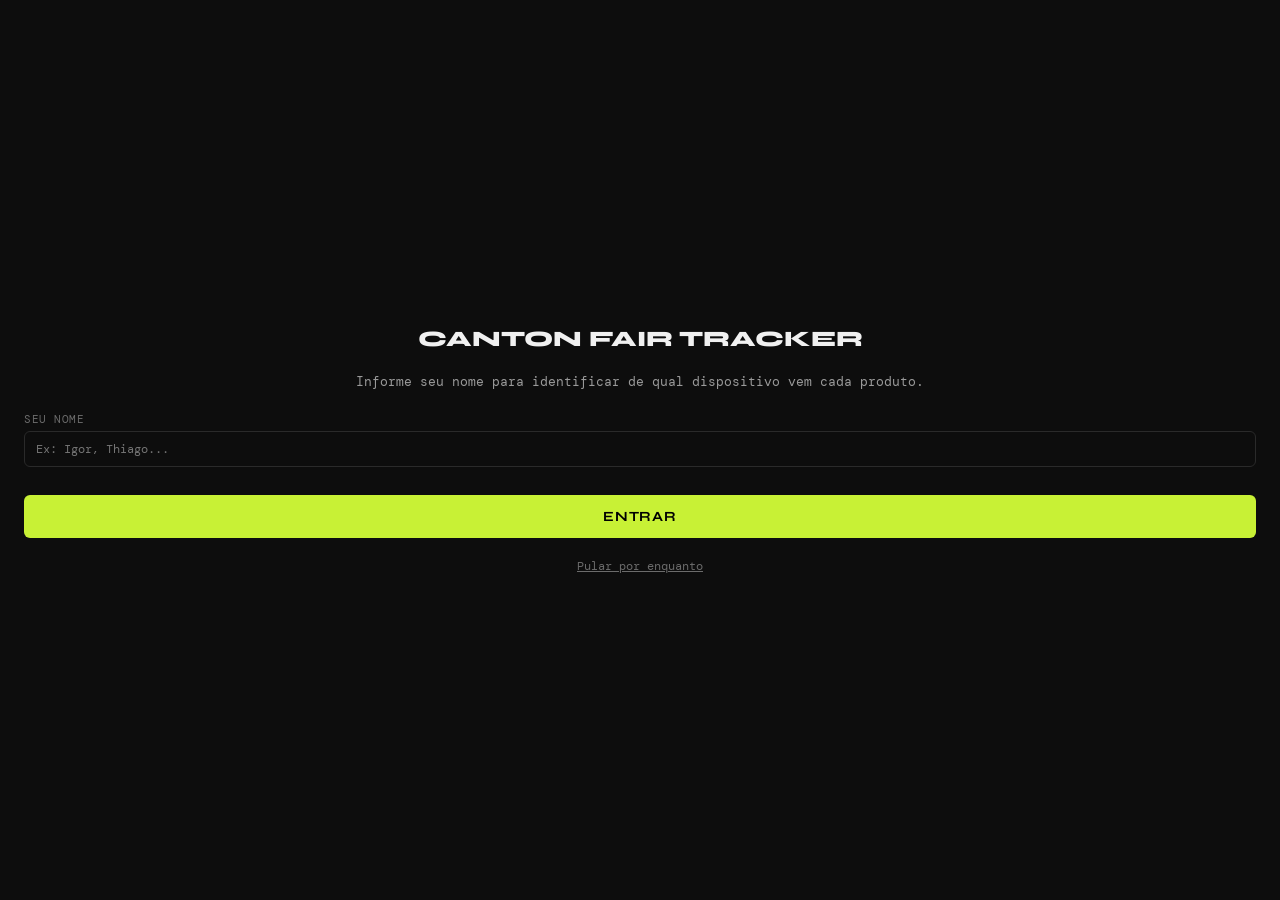
<file: index.html>
<!DOCTYPE html>
<html lang="pt-BR">
<head>
  <meta charset="UTF-8" />
  <meta name="viewport" content="width=device-width, initial-scale=1.0, maximum-scale=1.0" />
  <meta name="apple-mobile-web-app-capable" content="yes" />
  <meta name="theme-color" content="#0d0d0d" />
  <title>Canton Fair Tracker</title>
  <link rel="preconnect" href="https://fonts.googleapis.com" />
  <link href="https://fonts.googleapis.com/css2?family=DM+Mono:wght@400;500&family=Syne:wght@400;600;700;800&display=swap" rel="stylesheet" />
  <style>
    /* ── RESET & TOKENS ─────────────────────────────────────── */
    *, *::before, *::after { box-sizing: border-box; margin: 0; padding: 0; }

    :root {
      --bg:        #0d0d0d;
      --surface:   #161616;
      --surface2:  #1e1e1e;
      --border:    #2a2a2a;
      --accent:    #c8f135;
      --accent2:   #ff6b35;
      --text:      #f0f0f0;
      --text-mute: #6b6b6b;
      --text-dim:  #9a9a9a;
      --danger:    #ff4444;
      --success:   #4caf50;

      --font-head: 'Syne', sans-serif;
      --font-mono: 'DM Mono', monospace;

      --radius:    6px;
      --header-h:  52px;
      --nav-h:     64px;
      --fab-size:  52px;
    }

    html, body {
      height: 100%;
      background: var(--bg);
      color: var(--text);
      font-family: var(--font-mono);
      font-size: 14px;
      overscroll-behavior: none;
      -webkit-tap-highlight-color: transparent;
    }

    input, select, textarea, button {
      font-family: var(--font-mono);
      font-size: 14px;
      color: var(--text);
    }

    /* ── LAYOUT ─────────────────────────────────────────────── */
    #app {
      display: flex;
      flex-direction: column;
      height: 100dvh;
      max-width: 480px;
      margin: 0 auto;
      position: relative;
    }

    #top-header {
      position: sticky;
      top: 0;
      z-index: 100;
      height: var(--header-h);
      background: var(--bg);
      border-bottom: 1px solid var(--border);
      display: flex;
      align-items: center;
      justify-content: space-between;
      padding: 0 14px;
      gap: 10px;
    }

    #header-title {
      font-family: var(--font-head);
      font-size: 16px;
      font-weight: 700;
      letter-spacing: .04em;
      text-transform: uppercase;
      flex: 1;
      text-align: center;
    }

    #main-content {
      flex: 1;
      overflow-y: auto;
      -webkit-overflow-scrolling: touch;
      padding-bottom: calc(var(--nav-h) + 80px);
    }

    #bottom-nav {
      position: fixed;
      bottom: 0;
      left: 50%;
      transform: translateX(-50%);
      width: 100%;
      max-width: 480px;
      height: var(--nav-h);
      background: var(--surface);
      border-top: 1px solid var(--border);
      display: flex;
      align-items: stretch;
      z-index: 100;
    }

    .nav-item {
      flex: 1;
      display: flex;
      flex-direction: column;
      align-items: center;
      justify-content: center;
      gap: 4px;
      background: none;
      border: none;
      cursor: pointer;
      color: var(--text-mute);
      transition: color .15s;
    }

    .nav-item.active { color: var(--accent); }
    .nav-item:active { opacity: .7; }

    .nav-icon {
      font-size: 18px;
      line-height: 1;
    }

    .nav-label {
      font-size: 10px;
      font-weight: 500;
      letter-spacing: .06em;
      text-transform: uppercase;
    }

    /* ── SYNC STATUS BAR ─────────────────────────────────────── */
    #sync-bar {
      display: flex;
      align-items: center;
      gap: 8px;
      padding: 6px 14px;
      font-size: 11px;
      color: var(--text-mute);
      border-bottom: 1px solid var(--border);
      background: var(--surface);
    }

    #sync-bar.syncing { color: var(--accent); }
    #sync-bar.error   { color: var(--danger); }
    #sync-bar.ok      { color: var(--success); }

    #sync-dot {
      width: 7px;
      height: 7px;
      border-radius: 50%;
      background: currentColor;
      flex-shrink: 0;
    }

    #sync-bar.syncing #sync-dot {
      animation: pulse 1s ease-in-out infinite;
    }

    @keyframes pulse {
      0%,100% { opacity: 1; }
      50%      { opacity: .3; }
    }

    #sync-bar button {
      margin-left: auto;
      background: none;
      border: 1px solid var(--border);
      color: var(--text-dim);
      padding: 2px 8px;
      border-radius: var(--radius);
      cursor: pointer;
      font-size: 11px;
    }

    #sync-bar button:active { background: var(--surface2); }

    /* ── ICON BUTTONS ────────────────────────────────────────── */
    .btn-icon {
      width: 36px;
      height: 36px;
      display: flex;
      align-items: center;
      justify-content: center;
      background: none;
      border: none;
      cursor: pointer;
      color: var(--text);
      font-size: 18px;
      border-radius: var(--radius);
      flex-shrink: 0;
    }

    .btn-icon:active { background: var(--surface2); }
    .btn-icon.hidden { visibility: hidden; pointer-events: none; }
    .hidden { display: none !important; }

    /* ── SEARCH + FILTERS ────────────────────────────────────── */
    .search-bar-wrap {
      padding: 12px 14px 0;
    }

    #search-input {
      width: 100%;
      background: var(--surface2);
      border: 1px solid var(--border);
      border-radius: var(--radius);
      padding: 10px 12px;
      color: var(--text);
      outline: none;
      transition: border-color .15s;
    }

    #search-input:focus { border-color: var(--accent); }

    .filters-row {
      display: flex;
      gap: 8px;
      padding: 10px 14px 0;
      overflow-x: auto;
      scrollbar-width: none;
    }

    .filters-row::-webkit-scrollbar { display: none; }

    .filters-row select {
      flex-shrink: 0;
      background: var(--surface2);
      border: 1px solid var(--border);
      border-radius: var(--radius);
      padding: 7px 10px;
      color: var(--text);
      outline: none;
      cursor: pointer;
      appearance: none;
      -webkit-appearance: none;
    }

    .filters-row select:focus { border-color: var(--accent); }

    .score-filter-row {
      padding: 10px 14px 0;
      display: flex;
      align-items: center;
      gap: 10px;
      font-size: 12px;
      color: var(--text-dim);
    }

    .score-filter-row input[type=range] {
      flex: 1;
      accent-color: var(--accent);
    }

    /* ── PRODUCT LIST ────────────────────────────────────────── */
    .product-list {
      padding: 12px 14px;
      display: flex;
      flex-direction: column;
      gap: 10px;
    }

    .product-card {
      background: var(--surface);
      border: 1px solid var(--border);
      border-radius: var(--radius);
      padding: 14px;
      cursor: pointer;
      transition: border-color .15s, transform .1s;
      position: relative;
      overflow: hidden;
    }

    .product-card:active { transform: scale(.99); }
    .product-card:hover  { border-color: #3a3a3a; }

    .product-card::before {
      content: '';
      position: absolute;
      left: 0; top: 0; bottom: 0;
      width: 3px;
      background: var(--accent);
      opacity: 0;
      transition: opacity .15s;
    }

    .product-card.priority::before { opacity: 1; }
    .product-card.high-urgency::before { background: var(--accent2); opacity: 1; }

    .card-top {
      display: flex;
      align-items: flex-start;
      justify-content: space-between;
      gap: 10px;
      margin-bottom: 8px;
    }

    .card-name {
      font-family: var(--font-head);
      font-size: 15px;
      font-weight: 600;
      line-height: 1.3;
      flex: 1;
    }

    .score-badge {
      flex-shrink: 0;
      width: 36px;
      height: 36px;
      border-radius: 50%;
      display: flex;
      align-items: center;
      justify-content: center;
      font-family: var(--font-mono);
      font-size: 12px;
      font-weight: 500;
      border: 1.5px solid var(--border);
    }

    .score-badge.high   { border-color: var(--accent); color: var(--accent); }
    .score-badge.medium { border-color: #888; color: #888; }
    .score-badge.low    { border-color: #444; color: #555; }

    .card-supplier {
      font-size: 12px;
      color: var(--text-dim);
      margin-bottom: 6px;
    }

    .card-tags {
      display: flex;
      flex-wrap: wrap;
      gap: 5px;
    }

    .tag {
      font-size: 10px;
      padding: 2px 7px;
      border-radius: 3px;
      border: 1px solid var(--border);
      color: var(--text-mute);
      letter-spacing: .04em;
      text-transform: uppercase;
    }

    .tag.status-priority    { border-color: var(--accent); color: var(--accent); }
    .tag.status-negotiating { border-color: var(--accent2); color: var(--accent2); }
    .tag.status-request     { border-color: #888; color: #888; }
    .tag.urgency-high       { border-color: var(--danger); color: var(--danger); }

    .card-device {
      position: absolute;
      top: 8px;
      right: 50px;
      font-size: 9px;
      color: var(--text-mute);
      letter-spacing: .04em;
    }

    /* ── EMPTY STATE ─────────────────────────────────────────── */
    .empty-state {
      text-align: center;
      padding: 60px 30px;
      color: var(--text-dim);
    }

    .empty-state p { margin-bottom: 16px; }

    /* ── FAB ─────────────────────────────────────────────────── */
    #fab-add {
      position: fixed;
      bottom: calc(var(--nav-h) + 16px);
      right: calc(50% - 224px);
      width: var(--fab-size);
      height: var(--fab-size);
      border-radius: 50%;
      background: var(--accent);
      color: #000;
      font-size: 26px;
      font-weight: 300;
      border: none;
      cursor: pointer;
      display: flex;
      align-items: center;
      justify-content: center;
      box-shadow: 0 4px 20px rgba(200,241,53,.3);
      z-index: 90;
      transition: transform .15s, box-shadow .15s;
    }

    #fab-add:active {
      transform: scale(.92);
      box-shadow: 0 2px 10px rgba(200,241,53,.2);
    }

    @media (max-width: 480px) {
      #fab-add { right: 16px; }
    }

    /* ── FORM ────────────────────────────────────────────────── */
    .product-form {
      padding: 16px 14px;
      display: flex;
      flex-direction: column;
      gap: 0;
    }

    .form-section {
      border: 1px solid var(--border);
      border-radius: var(--radius);
      margin-bottom: 10px;
      overflow: hidden;
    }

    .form-section-header {
      display: flex;
      align-items: center;
      justify-content: space-between;
      padding: 12px 14px;
      background: var(--surface);
      cursor: pointer;
      font-family: var(--font-head);
      font-size: 13px;
      font-weight: 600;
      letter-spacing: .04em;
      text-transform: uppercase;
      user-select: none;
    }

    .toggle-arrow {
      font-size: 10px;
      transition: transform .2s;
    }

    .form-section-body.collapsed .toggle-arrow { transform: rotate(-90deg); }
    .form-section-body {
      padding: 14px;
      background: var(--surface2);
      display: flex;
      flex-direction: column;
      gap: 12px;
      border-top: 1px solid var(--border);
    }

    .form-section-body.collapsed { display: none; }

    .form-group { display: flex; flex-direction: column; gap: 5px; }

    .form-group label {
      font-size: 11px;
      color: var(--text-dim);
      letter-spacing: .05em;
      text-transform: uppercase;
    }

    .form-row {
      display: grid;
      grid-template-columns: 1fr 1fr;
      gap: 10px;
    }

    input[type=text], input[type=email], input[type=url],
    input[type=search], select, textarea {
      background: var(--bg);
      border: 1px solid var(--border);
      border-radius: var(--radius);
      padding: 9px 11px;
      color: var(--text);
      outline: none;
      width: 100%;
      transition: border-color .15s;
    }

    /* Fix: options herdam cor do sistema — forçar fundo escuro */
    select option {
      background: #1e1e1e;
      color: var(--text);
    }

    input:focus, select:focus, textarea:focus { border-color: var(--accent); }
    textarea { resize: vertical; }

    .btn-link {
      background: none;
      border: none;
      color: var(--accent);
      cursor: pointer;
      font-size: 12px;
      text-align: left;
      padding: 0;
    }

    /* Mini-form inline de fornecedor */
    .inline-supplier-form {
      margin-top: 8px;
      display: flex;
      flex-direction: column;
      gap: 8px;
      background: var(--bg);
      border: 1px solid var(--accent);
      border-radius: var(--radius);
      padding: 10px;
    }

    .inline-supplier-form input {
      font-size: 14px;
    }

    .inline-supplier-actions {
      display: flex;
      gap: 8px;
    }

    .btn-sm {
      padding: 8px 14px;
      font-size: 12px;
      border-radius: var(--radius);
      cursor: pointer;
      font-family: var(--font-head);
      font-weight: 600;
      letter-spacing: .04em;
      text-transform: uppercase;
    }

    .radio-group, .checkbox-group {
      display: flex;
      flex-wrap: wrap;
      gap: 8px;
    }

    .radio-label, .check-label {
      display: flex;
      align-items: center;
      gap: 5px;
      cursor: pointer;
      font-size: 13px;
      color: var(--text-dim);
    }

    input[type=radio], input[type=checkbox] {
      accent-color: var(--accent);
      width: 14px;
      height: 14px;
    }

    /* Toggle switch */
    .toggle-wrap {
      display: flex;
      align-items: center;
    }

    .toggle-input { display: none; }

    .toggle-label {
      width: 38px;
      height: 22px;
      background: var(--border);
      border-radius: 11px;
      cursor: pointer;
      position: relative;
      transition: background .15s;
    }

    .toggle-label::after {
      content: '';
      position: absolute;
      width: 16px;
      height: 16px;
      background: var(--text-mute);
      border-radius: 50%;
      top: 3px;
      left: 3px;
      transition: transform .15s, background .15s;
    }

    .toggle-input:checked + .toggle-label { background: var(--accent); }
    .toggle-input:checked + .toggle-label::after {
      transform: translateX(16px);
      background: #000;
    }

    /* Score sliders */
    .slider-group label {
      display: flex;
      align-items: center;
      gap: 6px;
      flex-wrap: wrap;
      text-transform: uppercase;
      font-size: 11px;
      color: var(--text-dim);
    }

    .weight-tag {
      font-size: 10px;
      color: var(--text-mute);
      background: var(--border);
      padding: 1px 5px;
      border-radius: 3px;
    }

    .slider-val {
      margin-left: auto;
      font-family: var(--font-mono);
      font-size: 13px;
      color: var(--accent);
      font-weight: 500;
    }

    input[type=range] {
      width: 100%;
      accent-color: var(--accent);
      height: 4px;
    }

    /* Score preview circle */
    .score-preview-wrap {
      display: flex;
      align-items: center;
      gap: 14px;
      margin-bottom: 4px;
    }

    .score-circle {
      width: 58px;
      height: 58px;
      border-radius: 50%;
      border: 2px solid var(--accent);
      display: flex;
      align-items: center;
      justify-content: center;
    }

    #score-value-form {
      font-family: var(--font-mono);
      font-size: 18px;
      font-weight: 500;
      color: var(--accent);
    }

    .score-label-hint {
      font-size: 11px;
      color: var(--text-mute);
      text-transform: uppercase;
      letter-spacing: .05em;
    }

    /* Photo preview */
    .photo-preview {
      margin-top: 8px;
      border-radius: var(--radius);
      overflow: hidden;
    }

    .photo-preview img {
      width: 100%;
      max-height: 180px;
      object-fit: cover;
      display: block;
    }

    /* Form actions */
    .form-actions {
      display: flex;
      flex-direction: column;
      gap: 10px;
      padding: 6px 0 20px;
    }

    .btn-primary {
      background: var(--accent);
      color: #000;
      border: none;
      border-radius: var(--radius);
      padding: 13px;
      font-family: var(--font-head);
      font-size: 14px;
      font-weight: 700;
      letter-spacing: .06em;
      text-transform: uppercase;
      cursor: pointer;
      transition: opacity .15s, transform .1s;
    }

    .btn-primary:active { opacity: .85; transform: scale(.98); }

    .btn-secondary {
      background: none;
      border: 1px solid var(--border);
      color: var(--text-dim);
      border-radius: var(--radius);
      padding: 13px;
      font-family: var(--font-head);
      font-size: 14px;
      font-weight: 600;
      letter-spacing: .06em;
      text-transform: uppercase;
      cursor: pointer;
    }

    .btn-secondary:active { background: var(--surface2); }
    .btn-large { width: 100%; }

    /* ── PRODUCT DETAIL ──────────────────────────────────────── */
    .view-detail { padding: 16px 14px; }

    .detail-hero {
      background: var(--surface);
      border: 1px solid var(--border);
      border-radius: var(--radius);
      padding: 20px 16px;
      margin-bottom: 16px;
    }

    .detail-name {
      font-family: var(--font-head);
      font-size: 20px;
      font-weight: 700;
      margin-bottom: 6px;
    }

    .detail-supplier-name {
      font-size: 13px;
      color: var(--text-dim);
      margin-bottom: 14px;
    }

    .detail-score-row {
      display: flex;
      align-items: center;
      gap: 12px;
      margin-bottom: 12px;
    }

    .detail-score-big {
      font-family: var(--font-mono);
      font-size: 36px;
      font-weight: 500;
      color: var(--accent);
      line-height: 1;
    }

    .detail-score-sub {
      font-size: 11px;
      color: var(--text-mute);
      text-transform: uppercase;
    }

    .detail-tags { display: flex; flex-wrap: wrap; gap: 6px; }

    .detail-section {
      background: var(--surface);
      border: 1px solid var(--border);
      border-radius: var(--radius);
      padding: 14px 16px;
      margin-bottom: 10px;
    }

    .detail-section h4 {
      font-family: var(--font-head);
      font-size: 11px;
      font-weight: 600;
      text-transform: uppercase;
      letter-spacing: .08em;
      color: var(--text-mute);
      margin-bottom: 12px;
      border-bottom: 1px solid var(--border);
      padding-bottom: 8px;
    }

    .detail-grid {
      display: grid;
      grid-template-columns: 1fr 1fr;
      gap: 10px;
    }

    .detail-field-label {
      font-size: 10px;
      color: var(--text-mute);
      text-transform: uppercase;
      letter-spacing: .05em;
      margin-bottom: 2px;
    }

    .detail-field-val {
      font-size: 13px;
      color: var(--text);
    }

    .detail-actions {
      display: flex;
      gap: 10px;
      margin-top: 20px;
    }

    .btn-danger {
      flex: 1;
      background: none;
      border: 1px solid var(--danger);
      color: var(--danger);
      border-radius: var(--radius);
      padding: 11px;
      font-family: var(--font-head);
      font-size: 13px;
      font-weight: 600;
      text-transform: uppercase;
      cursor: pointer;
    }

    /* ── SUMMARY ─────────────────────────────────────────────── */
    .view-summary { padding: 16px 14px; }

    .summary-header h2 {
      font-family: var(--font-head);
      font-size: 18px;
      font-weight: 800;
      text-transform: uppercase;
      margin-bottom: 16px;
    }

    .summary-stats {
      display: grid;
      grid-template-columns: 1fr 1fr;
      gap: 10px;
      margin-bottom: 20px;
    }

    .stat-card {
      background: var(--surface);
      border: 1px solid var(--border);
      border-radius: var(--radius);
      padding: 14px;
    }

    .stat-card .stat-val {
      font-family: var(--font-mono);
      font-size: 28px;
      font-weight: 500;
      color: var(--accent);
      line-height: 1;
    }

    .stat-card .stat-label {
      font-size: 11px;
      color: var(--text-mute);
      text-transform: uppercase;
      letter-spacing: .05em;
      margin-top: 4px;
    }

    .summary-section {
      margin-bottom: 20px;
    }

    .summary-section h3 {
      font-family: var(--font-head);
      font-size: 13px;
      font-weight: 700;
      text-transform: uppercase;
      letter-spacing: .06em;
      color: var(--text-dim);
      margin-bottom: 10px;
      padding-bottom: 6px;
      border-bottom: 1px solid var(--border);
    }

    .mini-card {
      background: var(--surface);
      border: 1px solid var(--border);
      border-radius: var(--radius);
      padding: 10px 12px;
      margin-bottom: 7px;
      display: flex;
      align-items: center;
      justify-content: space-between;
      gap: 10px;
      cursor: pointer;
    }

    .mini-card .mini-name {
      font-size: 13px;
      font-weight: 500;
      flex: 1;
    }

    .mini-card .mini-score {
      font-family: var(--font-mono);
      font-size: 14px;
      color: var(--accent);
    }

    .status-bar-wrap {
      background: var(--surface);
      border: 1px solid var(--border);
      border-radius: var(--radius);
      padding: 12px;
      margin-bottom: 7px;
    }

    .status-bar-label {
      display: flex;
      justify-content: space-between;
      font-size: 12px;
      color: var(--text-dim);
      margin-bottom: 5px;
    }

    .status-bar-track {
      height: 4px;
      background: var(--border);
      border-radius: 2px;
      overflow: hidden;
    }

    .status-bar-fill {
      height: 100%;
      background: var(--accent);
      border-radius: 2px;
      transition: width .4s ease;
    }

    .export-section { display: flex; flex-direction: column; gap: 10px; }

    /* ── SUPPLIERS ───────────────────────────────────────────── */
    .view-suppliers { padding: 16px 14px; }

    .supplier-card {
      background: var(--surface);
      border: 1px solid var(--border);
      border-radius: var(--radius);
      padding: 14px;
      margin-bottom: 10px;
    }

    .supplier-card-main {
      display: flex;
      align-items: center;
      justify-content: space-between;
      gap: 10px;
      cursor: pointer;
    }

    .supplier-card-main > div {
      flex: 1;
    }

    .btn-supplier-delete {
      flex-shrink: 0;
      width: 32px;
      height: 32px;
      border-radius: var(--radius);
      background: none;
      border: 1px solid transparent;
      color: var(--text-mute);
      font-size: 14px;
      cursor: pointer;
      display: flex;
      align-items: center;
      justify-content: center;
      transition: color .15s, border-color .15s, background .15s;
    }

    .btn-supplier-delete:hover {
      color: var(--danger);
      border-color: var(--danger);
      background: rgba(255,68,68,.08);
    }

    .btn-supplier-delete:active {
      background: rgba(255,68,68,.18);
    }

    .supplier-name {
      font-family: var(--font-head);
      font-size: 15px;
      font-weight: 600;
      margin-bottom: 4px;
    }

    .supplier-meta {
      font-size: 12px;
      color: var(--text-dim);
      display: flex;
      flex-wrap: wrap;
      gap: 10px;
    }

    .supplier-meta span { white-space: nowrap; }

    /* ── TOAST ───────────────────────────────────────────────── */
    #toast {
      position: fixed;
      bottom: calc(var(--nav-h) + 80px);
      left: 50%;
      transform: translateX(-50%) translateY(10px);
      background: var(--surface2);
      border: 1px solid var(--border);
      border-radius: var(--radius);
      padding: 10px 18px;
      font-size: 13px;
      color: var(--text);
      z-index: 200;
      opacity: 0;
      transition: opacity .2s, transform .2s;
      pointer-events: none;
      white-space: nowrap;
    }

    #toast.show {
      opacity: 1;
      transform: translateX(-50%) translateY(0);
    }

    /* ── SETUP SCREEN ────────────────────────────────────────── */
    #setup-screen {
      position: fixed;
      inset: 0;
      background: var(--bg);
      z-index: 300;
      display: flex;
      flex-direction: column;
      align-items: center;
      justify-content: center;
      padding: 30px 24px;
      gap: 20px;
    }

    #setup-screen h2 {
      font-family: var(--font-head);
      font-size: 22px;
      font-weight: 800;
      text-align: center;
      text-transform: uppercase;
    }

    #setup-screen p {
      font-size: 13px;
      color: var(--text-dim);
      text-align: center;
      line-height: 1.6;
    }

    #setup-screen input {
      width: 100%;
      font-size: 12px;
    }

    #setup-screen .setup-label {
      font-size: 11px;
      color: var(--text-mute);
      text-transform: uppercase;
      letter-spacing: .05em;
      margin-bottom: 5px;
    }

    .setup-field { width: 100%; }

    #btn-setup-save {
      width: 100%;
      margin-top: 8px;
    }

    #btn-setup-skip {
      background: none;
      border: none;
      color: var(--text-mute);
      font-size: 12px;
      cursor: pointer;
      text-decoration: underline;
    }

    /* ── SETTINGS PANEL ──────────────────────────────────────── */
    #settings-panel {
      position: fixed;
      inset: 0;
      background: rgba(0,0,0,.6);
      z-index: 250;
      display: none;
      align-items: flex-end;
      justify-content: center;
    }

    #settings-panel.open { display: flex; }

    .settings-sheet {
      background: var(--surface);
      border-radius: 12px 12px 0 0;
      border: 1px solid var(--border);
      border-bottom: none;
      width: 100%;
      max-width: 480px;
      padding: 20px 16px 40px;
      display: flex;
      flex-direction: column;
      gap: 14px;
    }

    .settings-sheet h3 {
      font-family: var(--font-head);
      font-size: 14px;
      font-weight: 700;
      text-transform: uppercase;
      letter-spacing: .06em;
    }

    .settings-sheet label {
      font-size: 11px;
      color: var(--text-mute);
      text-transform: uppercase;
      letter-spacing: .05em;
      margin-bottom: 5px;
      display: block;
    }

    .settings-sheet .device-id-row {
      display: flex;
      align-items: center;
      gap: 8px;
    }

    .settings-sheet .device-id-val {
      font-family: var(--font-mono);
      font-size: 12px;
      color: var(--text-dim);
      flex: 1;
      background: var(--bg);
      border: 1px solid var(--border);
      border-radius: var(--radius);
      padding: 7px 10px;
    }
  </style>
</head>
<body>

  <!-- ── SETUP SCREEN (shown only once if no URL configured) ── -->
  <div id="setup-screen">
    <h2>Canton Fair Tracker</h2>
    <p>Informe seu nome para identificar de qual dispositivo vem cada produto.</p>

    <div class="setup-field">
      <div class="setup-label">Seu nome</div>
      <input type="text" id="setup-name-input" placeholder="Ex: Igor, Thiago..." />
    </div>

    <button class="btn-primary" id="btn-setup-save">Entrar</button>
    <button id="btn-setup-skip">Pular por enquanto</button>
  </div>

  <!-- ── SETTINGS PANEL ─────────────────────────────────────── -->
  <div id="settings-panel">
    <div class="settings-sheet">
      <h3>Configuracoes</h3>

      <div>
        <label>Device ID</label>
        <div class="device-id-row">
          <span class="device-id-val" id="settings-device-id"></span>
        </div>
      </div>

      <div>
        <label>Seu nome</label>
        <input type="text" id="settings-name-input" />
      </div>

      <button class="btn-primary" id="btn-settings-save">Salvar</button>
      <button class="btn-secondary" id="btn-settings-close">Fechar</button>
    </div>
  </div>

  <!-- ── APP ───────────────────────────────────────────────── -->
  <div id="app">
    <header id="top-header">
      <button id="btn-back" class="btn-icon hidden" aria-label="Voltar">&#8592;</button>
      <h1 id="header-title">Canton Fair</h1>
      <button id="btn-header-action" class="btn-icon" aria-label="Configuracoes" id="btn-settings-open">&#9881;</button>
    </header>

    <!-- Sync status -->
    <div id="sync-bar" class="ok">
      <span id="sync-dot"></span>
      <span id="sync-msg">Conectando ao Supabase...</span>
      <button id="btn-manual-sync">Sincronizar</button>
    </div>

    <main id="main-content"></main>

    <nav id="bottom-nav">
      <button class="nav-item active" data-view="home">
        <span class="nav-icon">&#9782;</span>
        <span class="nav-label">Produtos</span>
      </button>
      <button class="nav-item" data-view="summary">
        <span class="nav-icon">&#9998;</span>
        <span class="nav-label">Resumo</span>
      </button>
      <button class="nav-item" data-view="suppliers">
        <span class="nav-icon">&#128101;</span>
        <span class="nav-label">Fornecedores</span>
      </button>
    </nav>
  </div>

  <button id="fab-add" class="fab" aria-label="Adicionar">+</button>
  <div id="toast" class="toast hidden"></div>

  <!-- ── TEMPLATES ─────────────────────────────────────────── -->
  <template id="tpl-home">
    <div class="view-home">
      <div class="search-bar-wrap">
        <input type="search" id="search-input" placeholder="Buscar produto ou fornecedor..." autocomplete="off" />
      </div>
      <div class="filters-row">
        <select id="filter-category">
          <option value="">Todas categorias</option>
          <option value="Cells">Cells</option>
          <option value="Packs">Packs</option>
          <option value="BMS">BMS</option>
          <option value="Chargers">Chargers</option>
          <option value="Power Banks">Power Banks</option>
          <option value="Power Stations">Power Stations</option>
          <option value="Solar / Energy Storage">Solar / Energy Storage</option>
          <option value="Accessories">Accessories</option>
          <option value="Other">Other</option>
        </select>
        <select id="filter-status">
          <option value="">Todos status</option>
          <option value="Discovered">Discovered</option>
          <option value="Interesting">Interesting</option>
          <option value="Review Later">Review Later</option>
          <option value="Request Sample">Request Sample</option>
          <option value="Negotiating">Negotiating</option>
          <option value="Priority">Priority</option>
          <option value="Discarded">Discarded</option>
        </select>
        <select id="filter-sort">
          <option value="score">Maior score</option>
          <option value="recent">Mais recentes</option>
          <option value="urgency">Urgencia</option>
        </select>
      </div>
      <div class="score-filter-row">
        <label>Score minimo: <span id="score-filter-val">0</span></label>
        <input type="range" id="filter-score" min="0" max="10" step="0.5" value="0" />
      </div>
      <div id="product-list" class="product-list"></div>
      <div id="empty-state" class="empty-state hidden">
        <p>Nenhum produto encontrado.</p>
        <button class="btn-primary" id="btn-empty-add">+ Adicionar primeiro produto</button>
      </div>
    </div>
  </template>

  <template id="tpl-product-form">
    <form id="product-form" class="product-form" autocomplete="off">

      <div class="form-section">
        <div class="form-section-header" data-toggle="section-basic">
          <span>1. Informacoes Basicas</span><span class="toggle-arrow">&#9660;</span>
        </div>
        <div class="form-section-body" id="section-basic">
          <div class="form-group">
            <label>Nome do Produto *</label>
            <input type="text" name="productName" placeholder="Ex: LFP 18650 3000mAh" required />
          </div>
          <div class="form-group">
            <label>Fornecedor *</label>
            <select name="supplierId" id="supplier-select" required>
              <option value="">Selecionar fornecedor...</option>
            </select>
            <button type="button" class="btn-link" id="btn-new-supplier-inline">+ Novo fornecedor</button>
            <!-- Mini-form inline para adicionar fornecedor rapidamente -->
            <div id="inline-supplier-form" class="inline-supplier-form hidden">
              <input type="text" id="inline-supplier-name" placeholder="Nome do fornecedor" autocomplete="off" />
              <div class="inline-supplier-actions">
                <button type="button" class="btn-primary btn-sm" id="btn-inline-supplier-save">Adicionar</button>
                <button type="button" class="btn-secondary btn-sm" id="btn-inline-supplier-cancel">Cancelar</button>
              </div>
            </div>
          </div>
          <div class="form-group">
            <label>Categoria</label>
            <select name="category">
              <option value="">Selecionar...</option>
              <option value="Cells">Cells</option>
              <option value="Packs">Packs</option>
              <option value="BMS">BMS</option>
              <option value="Chargers">Chargers</option>
              <option value="Power Banks">Power Banks</option>
              <option value="Power Stations">Power Stations</option>
              <option value="Solar / Energy Storage">Solar / Energy Storage</option>
              <option value="Accessories">Accessories</option>
              <option value="Other">Other</option>
            </select>
          </div>
          <div class="form-group">
            <label>Aplicacao</label>
            <input type="text" name="application" placeholder="Ex: E-bike, UPS, Solar..." />
          </div>
          <div class="form-group">
            <label>Diferencial Principal</label>
            <textarea name="keyDifferential" rows="2" placeholder="O que torna este produto especial?"></textarea>
          </div>
          <div class="form-group">
            <label>Tipo de Marca</label>
            <select name="brandType">
              <option value="">Selecionar...</option>
              <option value="Own Brand">Own Brand</option>
              <option value="White Label">White Label</option>
              <option value="OEM">OEM</option>
            </select>
          </div>
          <div class="form-group">
            <label>Status</label>
            <select name="status">
              <option value="Discovered">Discovered</option>
              <option value="Interesting">Interesting</option>
              <option value="Review Later">Review Later</option>
              <option value="Request Sample">Request Sample</option>
              <option value="Negotiating">Negotiating</option>
              <option value="Priority">Priority</option>
              <option value="Discarded">Discarded</option>
            </select>
          </div>
          <div class="form-group">
            <label>Urgencia</label>
            <div class="radio-group">
              <label class="radio-label"><input type="radio" name="urgency" value="low" /> Baixa</label>
              <label class="radio-label"><input type="radio" name="urgency" value="medium" checked /> Media</label>
              <label class="radio-label"><input type="radio" name="urgency" value="high" /> Alta</label>
            </div>
          </div>
          <div class="form-group">
            <label>Proxima Acao</label>
            <input type="text" name="nextAction" placeholder="Ex: Solicitar datasheet, agendar visita..." />
          </div>
          <div class="form-group">
            <label>Foto do Produto</label>
            <input type="file" name="photo" id="photo-input" accept="image/*" capture="environment" />
            <div id="photo-preview" class="photo-preview hidden"></div>
          </div>
        </div>
      </div>

      <div class="form-section">
        <div class="form-section-header" data-toggle="section-tech">
          <span>2. Informacoes Tecnicas</span><span class="toggle-arrow">&#9660;</span>
        </div>
        <div class="form-section-body collapsed" id="section-tech">
          <div class="form-group"><label>Quimica</label><input type="text" name="chemistry" placeholder="Ex: LFP, NMC, LiPo..." /></div>
          <div class="form-group"><label>Formato</label><input type="text" name="format" placeholder="Ex: 18650, prismatic, pouch..." /></div>
          <div class="form-row">
            <div class="form-group"><label>Tensao Nominal (V)</label><input type="text" name="nominalVoltage" placeholder="Ex: 3.2V" /></div>
            <div class="form-group"><label>Capacidade</label><input type="text" name="capacity" placeholder="Ex: 100Ah" /></div>
          </div>
          <div class="form-row">
            <div class="form-group"><label>Corrente de Descarga</label><input type="text" name="dischargeCurrent" placeholder="Ex: 1C" /></div>
            <div class="form-group"><label>Corrente de Pico</label><input type="text" name="peakCurrent" placeholder="Ex: 2C" /></div>
          </div>
          <div class="form-row">
            <div class="form-group"><label>Ciclos de Vida</label><input type="text" name="cycleLife" placeholder="Ex: 2000+" /></div>
            <div class="form-group"><label>Faixa de Temperatura</label><input type="text" name="temperatureRange" placeholder="Ex: -20C ~ 60C" /></div>
          </div>
          <div class="form-group"><label>Protecoes Incluidas</label><input type="text" name="protectionsIncluded" placeholder="Ex: OVP, UVP, OTP, SCP..." /></div>
          <div class="form-group">
            <label>Certificacoes</label>
            <div class="checkbox-group" id="certifications-group">
              <label class="check-label"><input type="checkbox" name="certifications" value="UN38.3" /> UN38.3</label>
              <label class="check-label"><input type="checkbox" name="certifications" value="MSDS" /> MSDS</label>
              <label class="check-label"><input type="checkbox" name="certifications" value="CE" /> CE</label>
              <label class="check-label"><input type="checkbox" name="certifications" value="RoHS" /> RoHS</label>
              <label class="check-label"><input type="checkbox" name="certifications" value="IEC" /> IEC</label>
              <label class="check-label"><input type="checkbox" name="certifications" value="Other" /> Other</label>
            </div>
          </div>
          <div class="form-row">
            <div class="form-group">
              <label>Tem Datasheet?</label>
              <div class="toggle-wrap"><input type="checkbox" name="hasDatasheet" id="toggle-datasheet" class="toggle-input" /><label for="toggle-datasheet" class="toggle-label"></label></div>
            </div>
            <div class="form-group">
              <label>Tem Test Reports?</label>
              <div class="toggle-wrap"><input type="checkbox" name="hasTestReports" id="toggle-testreports" class="toggle-input" /><label for="toggle-testreports" class="toggle-label"></label></div>
            </div>
          </div>
        </div>
      </div>

      <div class="form-section">
        <div class="form-section-header" data-toggle="section-commercial">
          <span>3. Informacoes Comerciais</span><span class="toggle-arrow">&#9660;</span>
        </div>
        <div class="form-section-body collapsed" id="section-commercial">
          <div class="form-row">
            <div class="form-group"><label>MOQ</label><input type="text" name="moq" placeholder="Ex: 500 pcs" /></div>
            <div class="form-group"><label>Preco Unitario (USD)</label><input type="text" name="unitPrice" placeholder="Ex: $12.50" /></div>
          </div>
          <div class="form-group"><label>Faixa de Preco</label><input type="text" name="priceRange" placeholder="Ex: $10-$15 dependendo qtd." /></div>
          <div class="form-row">
            <div class="form-group"><label>Lead Time</label><input type="text" name="leadTime" placeholder="Ex: 30 dias" /></div>
            <div class="form-group"><label>Condicoes de Pagamento</label><input type="text" name="paymentTerms" placeholder="Ex: 30% T/T + 70%" /></div>
          </div>
          <div class="form-row toggles-row">
            <div class="form-group"><label>Faz OEM?</label><div class="toggle-wrap"><input type="checkbox" name="doesOEM" id="toggle-oem" class="toggle-input" /><label for="toggle-oem" class="toggle-label"></label></div></div>
            <div class="form-group"><label>Embalagem Custom?</label><div class="toggle-wrap"><input type="checkbox" name="customPackaging" id="toggle-packaging" class="toggle-input" /><label for="toggle-packaging" class="toggle-label"></label></div></div>
          </div>
          <div class="form-row toggles-row">
            <div class="form-group"><label>Exclusividade?</label><div class="toggle-wrap"><input type="checkbox" name="exclusivityPossible" id="toggle-exclusivity" class="toggle-input" /><label for="toggle-exclusivity" class="toggle-label"></label></div></div>
            <div class="form-group"><label>Amostra Disponivel?</label><div class="toggle-wrap"><input type="checkbox" name="sampleAvailable" id="toggle-sample" class="toggle-input" /><label for="toggle-sample" class="toggle-label"></label></div></div>
          </div>
          <div class="form-group"><label>Lead Time da Amostra</label><input type="text" name="sampleLeadTime" placeholder="Ex: 7 dias" /></div>
        </div>
      </div>

      <div class="form-section">
        <div class="form-section-header" data-toggle="section-logistics">
          <span>4. Logistica</span><span class="toggle-arrow">&#9660;</span>
        </div>
        <div class="form-section-body collapsed" id="section-logistics">
          <div class="form-row">
            <div class="form-group"><label>Peso</label><input type="text" name="weight" placeholder="Ex: 2.5 kg" /></div>
            <div class="form-group"><label>Dimensoes</label><input type="text" name="dimensions" placeholder="Ex: 200x100x50mm" /></div>
          </div>
          <div class="form-row">
            <div class="form-group"><label>HS Code</label><input type="text" name="hsCode" placeholder="Ex: 8507.60" /></div>
            <div class="form-group"><label>Carga Perigosa?</label><div class="toggle-wrap"><input type="checkbox" name="dangerousGoods" id="toggle-dangerous" class="toggle-input" /><label for="toggle-dangerous" class="toggle-label"></label></div></div>
          </div>
          <div class="form-group">
            <label>Tipo de Envio</label>
            <div class="checkbox-group">
              <label class="check-label"><input type="checkbox" name="shippingType" value="Air" /> Air</label>
              <label class="check-label"><input type="checkbox" name="shippingType" value="Sea" /> Sea</label>
              <label class="check-label"><input type="checkbox" name="shippingType" value="Courier" /> Courier</label>
            </div>
          </div>
          <div class="form-group">
            <label>Complexidade de Importacao</label>
            <select name="importComplexity">
              <option value="">Selecionar...</option>
              <option value="Easy">Easy</option>
              <option value="Medium">Medium</option>
              <option value="Hard">Hard</option>
            </select>
          </div>
        </div>
      </div>

      <div class="form-section">
        <div class="form-section-header" data-toggle="section-scoring">
          <span>5. Avaliacao (Score)</span><span class="toggle-arrow">&#9660;</span>
        </div>
        <div class="form-section-body collapsed" id="section-scoring">
          <div class="score-preview-wrap">
            <div class="score-circle" id="score-circle-form">
              <span id="score-value-form">0.0</span>
            </div>
            <span class="score-label-hint">Score Final</span>
          </div>
          <div class="form-group slider-group">
            <label>Diferenciacao <span class="weight-tag">30%</span> <span class="slider-val" id="val-differentiation">5</span></label>
            <input type="range" name="differentiation" min="0" max="10" step="1" value="5" data-score />
          </div>
          <div class="form-group slider-group">
            <label>Potencial de Margem <span class="weight-tag">25%</span> <span class="slider-val" id="val-marginPotential">5</span></label>
            <input type="range" name="marginPotential" min="0" max="10" step="1" value="5" data-score />
          </div>
          <div class="form-group slider-group">
            <label>Fit com o Negocio <span class="weight-tag">20%</span> <span class="slider-val" id="val-businessFit">5</span></label>
            <input type="range" name="businessFit" min="0" max="10" step="1" value="5" data-score />
          </div>
          <div class="form-group slider-group">
            <label>Facilidade de Importar <span class="weight-tag">15%</span> <span class="slider-val" id="val-importEase">5</span></label>
            <input type="range" name="importEase" min="0" max="10" step="1" value="5" data-score />
          </div>
          <div class="form-group slider-group">
            <label>Confianca no Fornecedor <span class="weight-tag">10%</span> <span class="slider-val" id="val-supplierTrust">5</span></label>
            <input type="range" name="supplierTrust" min="0" max="10" step="1" value="5" data-score />
          </div>
        </div>
      </div>

      <div class="form-section">
        <div class="form-section-header" data-toggle="section-notes">
          <span>6. Notas</span><span class="toggle-arrow">&#9660;</span>
        </div>
        <div class="form-section-body collapsed" id="section-notes">
          <div class="form-group">
            <textarea name="notes" rows="4" placeholder="Observacoes gerais, impressoes, follow-ups..."></textarea>
          </div>
        </div>
      </div>

      <div class="form-actions">
        <button type="submit" class="btn-primary btn-large">Salvar Produto</button>
        <button type="button" class="btn-secondary btn-large" id="btn-cancel-form">Cancelar</button>
      </div>
    </form>
  </template>

  <template id="tpl-product-detail">
    <div class="view-detail" id="product-detail-view"></div>
  </template>

  <template id="tpl-summary">
    <div class="view-summary">
      <div class="summary-header"><h2>Resumo da Feira</h2></div>
      <div id="summary-stats" class="summary-stats"></div>
      <div class="summary-section"><h3>Top Produtos</h3><div id="summary-top-products"></div></div>
      <div class="summary-section"><h3>Por Status</h3><div id="summary-by-status"></div></div>
      <div class="summary-section"><h3>Por Categoria</h3><div id="summary-by-category"></div></div>
      <div class="summary-section"><h3>Lista de Prioridades</h3><div id="summary-priority-list"></div></div>
      <div class="summary-section export-section">
        <h3>Exportar Dados</h3>
        <button class="btn-primary btn-large" id="btn-export-json">Exportar JSON</button>
        <button class="btn-secondary btn-large" id="btn-export-csv">Exportar CSV</button>
      </div>
    </div>
  </template>

  <template id="tpl-suppliers">
    <div class="view-suppliers">
      <div id="suppliers-list" class="suppliers-list"></div>
      <div id="suppliers-empty" class="empty-state hidden"><p>Nenhum fornecedor cadastrado.</p></div>
    </div>
  </template>

  <template id="tpl-supplier-form">
    <form id="supplier-form" class="product-form" autocomplete="off">
      <div class="form-group"><label>Nome da Empresa *</label><input type="text" name="supplierName" placeholder="Ex: Shenzhen Battery Co." required /></div>
      <div class="form-group"><label>Nome do Contato</label><input type="text" name="contactName" placeholder="Ex: David Li" /></div>
      <div class="form-row">
        <div class="form-group"><label>WeChat</label><input type="text" name="wechat" placeholder="ID WeChat" /></div>
        <div class="form-group"><label>WhatsApp</label><input type="text" name="whatsapp" placeholder="+86..." /></div>
      </div>
      <div class="form-group"><label>E-mail</label><input type="email" name="email" placeholder="contato@empresa.com" /></div>
      <div class="form-row">
        <div class="form-group"><label>Estande (Booth)</label><input type="text" name="booth" placeholder="Ex: Hall 9.2 C15" /></div>
        <div class="form-group"><label>Cidade</label><input type="text" name="city" placeholder="Ex: Shenzhen" /></div>
      </div>
      <div class="form-group"><label>Website</label><input type="url" name="website" placeholder="https://..." /></div>
      <div class="form-group"><label>Notas</label><textarea name="notes" rows="3" placeholder="Impressoes gerais, reputacao, observacoes..."></textarea></div>
      <div class="form-actions">
        <button type="submit" class="btn-primary btn-large">Salvar Fornecedor</button>
        <button type="button" class="btn-secondary btn-large" id="btn-cancel-supplier">Cancelar</button>
      </div>
    </form>
  </template>

  <script>
  // ═══════════════════════════════════════════════════════════
  //  STATE
  // ═══════════════════════════════════════════════════════════
  const LS = {
    get: k => { try { return JSON.parse(localStorage.getItem(k)); } catch { return null; } },
    set: (k, v) => localStorage.setItem(k, JSON.stringify(v)),
    remove: k => localStorage.removeItem(k)
  };

  function genId() {
    return Date.now().toString(36) + Math.random().toString(36).slice(2, 7);
  }

  // Device identity
  let DEVICE_ID = LS.get('cf_device_id') || genId();
  LS.set('cf_device_id', DEVICE_ID);

  let DEVICE_NAME = LS.get('cf_device_name') || '';

  // ── Supabase config (hardcoded — anon key is safe for client-side RLS) ──
  const SB_URL  = 'https://hbietsbxbtptzwkczhkv.supabase.co';
  const SB_KEY  = 'eyJhbGciOiJIUzI1NiIsInR5cCI6IkpXVCJ9.eyJpc3MiOiJzdXBhYmFzZSIsInJlZiI6ImhiaWV0c2J4YnRwdHp3a2N6aGt2Iiwicm9sZSI6ImFub24iLCJpYXQiOjE3NzU1Njc3MDgsImV4cCI6MjA5MTE0MzcwOH0.UGvGQ0j8JsgsaoXqJZgkNQnd77VaQp1O2MJAnvfTVEo';
  const SB_HDR  = { 'Content-Type': 'application/json', 'apikey': SB_KEY, 'Authorization': 'Bearer ' + SB_KEY };

  async function sendProductEmail(p) {
    const sup = suppliers.find(s => s.id === p.supplierId);
    try {
      await fetch(`${SB_URL}/functions/v1/rapid-task`, {
        method: 'POST',
        headers: { 'Content-Type': 'application/json', 'Authorization': 'Bearer ' + SB_KEY },
        body: JSON.stringify({
          product:       p,
          supplierName:  sup?.supplierName  || '',
          supplierBooth: sup?.booth         || ''
        })
      });
    } catch (e) {
      // silencioso — email é best-effort
    }
  }

  let products  = LS.get('cf_products')  || [];
  let suppliers = LS.get('cf_suppliers') || [];

  let currentView    = 'home';
  let editingProduct = null;
  let editingSupplier = null;
  let syncTimer      = null;
  let pendingSync    = false;
  let pendingEmailIds = new Set(); // IDs de produtos novos aguardando email após sync

  // ═══════════════════════════════════════════════════════════
  //  PERSISTENCE
  // ═══════════════════════════════════════════════════════════
  function saveLocal() {
    LS.set('cf_products', products);
    LS.set('cf_suppliers', suppliers);
    pendingSync = true;
  }

  // ═══════════════════════════════════════════════════════════
  //  SYNC — Supabase REST API (no CORS issues)
  // ═══════════════════════════════════════════════════════════
  function setSyncBar(state, msg) {
    const bar = document.getElementById('sync-bar');
    const txt = document.getElementById('sync-msg');
    if (!bar) return;
    bar.className = state;
    txt.textContent = msg;
  }

  // Upload photo to Supabase Storage, return public URL
  async function uploadPhotoToStorage(base64, productId) {
    try {
      const mime      = base64.match(/data:([^;]+);/)?.[1] || 'image/jpeg';
      const ext       = mime.split('/')[1] || 'jpg';
      const filename  = `canton-fair/${productId}.${ext}`;
      const b64data   = base64.split(',')[1];
      const binary    = atob(b64data);
      const bytes     = new Uint8Array(binary.length);
      for (let i = 0; i < binary.length; i++) bytes[i] = binary.charCodeAt(i);
      const blob = new Blob([bytes], { type: mime });

      // Upsert into storage bucket 'photos'
      const res = await fetch(`${SB_URL}/storage/v1/object/canton-fair-photos/${filename}`, {
        method: 'POST',
        headers: { ...SB_HDR, 'x-upsert': 'true', 'Content-Type': mime },
        body: blob
      });

      if (res.ok || res.status === 200) {
        return `${SB_URL}/storage/v1/object/public/canton-fair-photos/${filename}`;
      }
      return null;
    } catch (e) {
      return null;
    }
  }

  async function syncWithServer(force = false) {
    // Pull sempre roda (busca mudanças de outros dispositivos)
    // Push só roda quando há mudanças locais pendentes
    const shouldPush = force || pendingSync;
    setSyncBar('syncing', 'Sincronizando...');

    try {
      // ── 1. Fotos base64 residuais → Storage (só se há push pendente) ─
      if (shouldPush) {
        for (const p of products) {
          if (p.photo && typeof p.photo === 'string' && p.photo.startsWith('data:')) {
            const url = await uploadPhotoToStorage(p.photo, p.id);
            if (url) { p.photo = url; LS.set('cf_products', products); }
          }
        }
      }

      // ── 2. Busca servidor PRIMEIRO (sempre) ───────────────────
      const [pRes, sRes] = await Promise.all([
        fetch(`${SB_URL}/rest/v1/cf_products?select=*`, { headers: SB_HDR }),
        fetch(`${SB_URL}/rest/v1/cf_suppliers?select=*`, { headers: SB_HDR })
      ]);
      if (!pRes.ok) throw new Error('Fetch failed: ' + pRes.status);
      if (!sRes.ok) throw new Error('Fetch failed: ' + sRes.status);

      const serverProducts  = await pRes.json();
      const serverSuppliers = await sRes.json();

      // ── 3. Merge: o mais recente vence ────────────────────────
      function mergeRecords(localArr, serverRows) {
        const result = {};
        serverRows.forEach(row => {
          const d = row.data || {};
          result[row.id] = {
            ...d,
            id:         row.id,
            deviceId:   row.device_id   || d.deviceId,
            deviceName: row.device_name || d.deviceName,
            updatedAt:  Number(row.updated_at) || 0,
            deleted:    !!row.deleted
          };
        });
        localArr.forEach(local => {
          const srv = result[local.id];
          const localTs  = local.updatedAt  || 0;
          const serverTs = srv?.updatedAt   || 0;
          if (!srv || localTs > serverTs) {
            result[local.id] = local;
          } else {
            // Servidor mais novo — preserva foto local se servidor não tiver
            if (!result[local.id].photo && local.photo && typeof local.photo === 'string') {
              result[local.id] = { ...result[local.id], photo: local.photo };
            }
          }
        });
        return Object.values(result);
      }

      const finalProducts  = mergeRecords(products,  serverProducts);
      const finalSuppliers = mergeRecords(suppliers, serverSuppliers);

      // ── 4. Upsert só os registros locais mais novos que o servidor ─
      if (shouldPush) {
        const serverPMap = {};
        serverProducts.forEach(r => { serverPMap[r.id] = Number(r.updated_at) || 0; });
        const toUpsertProducts = products.filter(p => (p.updatedAt || 0) > (serverPMap[p.id] || 0));

        const serverSMap = {};
        serverSuppliers.forEach(r => { serverSMap[r.id] = Number(r.updated_at) || 0; });
        const toUpsertSuppliers = suppliers.filter(s => (s.updatedAt || 0) > (serverSMap[s.id] || 0));

        if (toUpsertProducts.length > 0) {
          const rows = toUpsertProducts.map(p => ({
            id:          p.id,
            device_id:   p.deviceId   || DEVICE_ID,
            device_name: p.deviceName || DEVICE_NAME,
            updated_at:  p.updatedAt  || Date.now(),
            deleted:     !!p.deleted,
            data:        p
          }));
          const r = await fetch(`${SB_URL}/rest/v1/cf_products?on_conflict=id`, {
            method: 'POST',
            headers: { ...SB_HDR, 'Prefer': 'resolution=merge-duplicates,return=minimal' },
            body: JSON.stringify(rows)
          });
          if (!r.ok) throw new Error('Upsert products: ' + await r.text());
        }

      if (toUpsertSuppliers.length > 0) {
        const rows = toUpsertSuppliers.map(s => ({
          id:          s.id,
          device_id:   s.deviceId   || DEVICE_ID,
          device_name: s.deviceName || DEVICE_NAME,
          updated_at:  s.updatedAt  || Date.now(),
          deleted:     !!s.deleted,
          data:        s
        }));
        const r = await fetch(`${SB_URL}/rest/v1/cf_suppliers?on_conflict=id`, {
          method: 'POST',
          headers: { ...SB_HDR, 'Prefer': 'resolution=merge-duplicates,return=minimal' },
          body: JSON.stringify(rows)
        });
        if (!r.ok) throw new Error('Upsert suppliers: ' + await r.text());
      }
      } // fim shouldPush

      // ── 5. Salva estado final ─────────────────────────────────
      products  = finalProducts;
      suppliers = finalSuppliers;
      LS.set('cf_products',  products);
      LS.set('cf_suppliers', suppliers);
      pendingSync = false;

      const ts = new Date().toLocaleTimeString('pt-BR', { hour: '2-digit', minute: '2-digit' });
      setSyncBar('ok', `Sincronizado as ${ts} — ${DEVICE_NAME || DEVICE_ID.slice(0,6)}`);

      // Disparar emails para produtos novos — agora a foto já está no Storage
      if (pendingEmailIds.size > 0) {
        for (const id of pendingEmailIds) {
          const p = products.find(x => x.id === id);
          if (p && !p.deleted) sendProductEmail(p).catch(() => {});
        }
        pendingEmailIds.clear();
      }

      if (currentView === 'home')      renderHome();
      if (currentView === 'suppliers') renderSuppliers();

    } catch (e) {
      setSyncBar('error', 'Falha: ' + e.message);
    }
  }

  function scheduleSync() {
    clearTimeout(syncTimer);
    syncTimer = setTimeout(() => syncWithServer(), 2000);
  }

  // Auto sync every 15s
  setInterval(() => syncWithServer(), 15000);

  // ═══════════════════════════════════════════════════════════
  //  SCORE
  // ═══════════════════════════════════════════════════════════
  function calcScore(p) {
    const w = { differentiation: .30, marginPotential: .25, businessFit: .20, importEase: .15, supplierTrust: .10 };
    return Object.keys(w).reduce((acc, k) => acc + (Number(p[k]) || 0) * w[k], 0);
  }

  // ═══════════════════════════════════════════════════════════
  //  ROUTER / VIEWS
  // ═══════════════════════════════════════════════════════════
  function navigate(view, opts = {}) {
    currentView = view;
    const mc = document.getElementById('main-content');
    const hTitle = document.getElementById('header-title');
    const btnBack = document.getElementById('btn-back');
    const btnAct  = document.getElementById('btn-header-action');

    // Reset header
    btnBack.classList.add('hidden');
    btnAct.classList.remove('hidden');
    btnAct.innerHTML = '&#9881;';
    btnAct.onclick = openSettings;

    // Update nav
    document.querySelectorAll('.nav-item').forEach(b => {
      b.classList.toggle('active', b.dataset.view === view);
    });

    // Fab visibility
    const fab = document.getElementById('fab-add');
    fab.style.display = ['home','suppliers'].includes(view) ? 'flex' : 'none';

    switch (view) {
      case 'home':
        hTitle.textContent = 'Canton Fair';
        mc.innerHTML = '';
        mc.appendChild(document.getElementById('tpl-home').content.cloneNode(true));
        initHome();
        break;

      case 'summary':
        hTitle.textContent = 'Resumo';
        mc.innerHTML = '';
        mc.appendChild(document.getElementById('tpl-summary').content.cloneNode(true));
        renderSummary();
        break;

      case 'suppliers':
        hTitle.textContent = 'Fornecedores';
        mc.innerHTML = '';
        mc.appendChild(document.getElementById('tpl-suppliers').content.cloneNode(true));
        renderSuppliers();
        break;

      case 'add-product':
      case 'edit-product':
        hTitle.textContent = view === 'add-product' ? 'Novo Produto' : 'Editar Produto';
        btnBack.classList.remove('hidden');
        btnBack.onclick = () => navigate('home');
        btnAct.classList.add('hidden');
        mc.innerHTML = '';
        mc.appendChild(document.getElementById('tpl-product-form').content.cloneNode(true));
        initProductForm(opts.product || null);
        fab.style.display = 'none';
        break;

      case 'product-detail':
        hTitle.textContent = 'Produto';
        btnBack.classList.remove('hidden');
        btnBack.onclick = () => navigate('home');
        btnAct.innerHTML = '&#9998;';
        btnAct.onclick = () => navigate('edit-product', { product: opts.product });
        mc.innerHTML = '';
        mc.appendChild(document.getElementById('tpl-product-detail').content.cloneNode(true));
        renderProductDetail(opts.product);
        fab.style.display = 'none';
        break;

      case 'add-supplier':
      case 'edit-supplier':
        hTitle.textContent = view === 'add-supplier' ? 'Novo Fornecedor' : 'Editar Fornecedor';
        btnBack.classList.remove('hidden');
        btnBack.onclick = () => navigate('suppliers');
        btnAct.classList.add('hidden');
        mc.innerHTML = '';
        mc.appendChild(document.getElementById('tpl-supplier-form').content.cloneNode(true));
        initSupplierForm(opts.supplier || null);
        fab.style.display = 'none';
        break;
    }

    mc.scrollTop = 0;
  }

  // ═══════════════════════════════════════════════════════════
  //  HOME
  // ═══════════════════════════════════════════════════════════
  function initHome() {
    renderHome();

    document.getElementById('search-input').addEventListener('input', renderHome);
    document.getElementById('filter-category').addEventListener('change', renderHome);
    document.getElementById('filter-status').addEventListener('change', renderHome);
    document.getElementById('filter-sort').addEventListener('change', renderHome);
    document.getElementById('filter-score').addEventListener('input', function () {
      document.getElementById('score-filter-val').textContent = this.value;
      renderHome();
    });

    const emptyAdd = document.getElementById('btn-empty-add');
    if (emptyAdd) emptyAdd.addEventListener('click', () => navigate('add-product'));
  }

  function renderHome() {
    const list = document.getElementById('product-list');
    const empty = document.getElementById('empty-state');
    if (!list) return;

    const q      = (document.getElementById('search-input')?.value || '').toLowerCase();
    const cat    = document.getElementById('filter-category')?.value || '';
    const status = document.getElementById('filter-status')?.value || '';
    const sort   = document.getElementById('filter-sort')?.value || 'score';
    const minScore = parseFloat(document.getElementById('filter-score')?.value || 0);

    let filtered = products.filter(p => {
      if (p.deleted) return false;
      const sup = suppliers.find(s => s.id === p.supplierId);
      const searchStr = [p.productName, p.category, p.application, sup?.supplierName].filter(Boolean).join(' ').toLowerCase();
      if (q && !searchStr.includes(q)) return false;
      if (cat && p.category !== cat) return false;
      if (status && p.status !== status) return false;
      if (calcScore(p) < minScore) return false;
      return true;
    });

    filtered.sort((a, b) => {
      if (sort === 'score')   return calcScore(b) - calcScore(a);
      if (sort === 'recent')  return (b.updatedAt || 0) - (a.updatedAt || 0);
      if (sort === 'urgency') {
        const u = { high: 3, medium: 2, low: 1 };
        return (u[b.urgency] || 0) - (u[a.urgency] || 0);
      }
      return 0;
    });

    list.innerHTML = '';

    if (!filtered.length) {
      empty.classList.remove('hidden');
      return;
    }
    empty.classList.add('hidden');

    filtered.forEach(p => {
      const score = calcScore(p);
      const sup = suppliers.find(s => s.id === p.supplierId);
      const scoreCls = score >= 7 ? 'high' : score >= 4 ? 'medium' : 'low';

      const card = document.createElement('div');
      card.className = 'product-card' +
        (p.status === 'Priority' ? ' priority' : '') +
        (p.urgency === 'high' ? ' high-urgency' : '');

      const devName = p.deviceName || p.deviceId?.slice(0, 6) || '';
      const tagsHTML = [
        p.category ? `<span class="tag">${p.category}</span>` : '',
        p.status   ? `<span class="tag status-${p.status.toLowerCase().replace(/ /g,'-')}">${p.status}</span>` : '',
        p.urgency === 'high' ? `<span class="tag urgency-high">Urgente</span>` : '',
      ].filter(Boolean).join('');

      card.innerHTML = `
        <span class="card-device">${devName}</span>
        <div class="card-top">
          <span class="card-name">${p.productName || 'Sem nome'}</span>
          <span class="score-badge ${scoreCls}">${score.toFixed(1)}</span>
        </div>
        ${sup ? `<div class="card-supplier">${sup.supplierName}${sup.booth ? ' · ' + sup.booth : ''}</div>` : ''}
        <div class="card-tags">${tagsHTML}</div>
      `;
      card.addEventListener('click', () => navigate('product-detail', { product: p }));
      list.appendChild(card);
    });
  }

  // ═══════════════════════════════════════════════════════════
  //  PRODUCT FORM
  // ═══════════════════════════════════════════════════════════
  function initProductForm(product) {
    // Populate supplier dropdown — só os ativos
    const sel = document.getElementById('supplier-select');
    suppliers.filter(s => !s.deleted).forEach(s => {
      const opt = document.createElement('option');
      opt.value = s.id;
      opt.textContent = s.supplierName;
      sel.appendChild(opt);
    });

    // Collapsible sections
    document.querySelectorAll('.form-section-header').forEach(h => {
      h.addEventListener('click', () => {
        const body = document.getElementById(h.dataset.toggle);
        const arrow = h.querySelector('.toggle-arrow');
        body.classList.toggle('collapsed');
        arrow.style.transform = body.classList.contains('collapsed') ? 'rotate(-90deg)' : '';
      });
    });

    // Score sliders
    const scoreFields = document.querySelectorAll('[data-score]');
    function updateScore() {
      const vals = { differentiation: 5, marginPotential: 5, businessFit: 5, importEase: 5, supplierTrust: 5 };
      scoreFields.forEach(s => {
        vals[s.name] = Number(s.value);
        const el = document.getElementById('val-' + s.name);
        if (el) el.textContent = s.value;
      });
      const score = calcScore(vals);
      document.getElementById('score-value-form').textContent = score.toFixed(1);
    }
    scoreFields.forEach(s => s.addEventListener('input', updateScore));
    updateScore();

    // Photo preview
    const photoInput = document.getElementById('photo-input');
    const photoPreview = document.getElementById('photo-preview');
    photoInput?.addEventListener('change', function () {
      const file = this.files[0];
      if (!file) return;
      const reader = new FileReader();
      reader.onload = e => {
        photoPreview.innerHTML = `<img src="${e.target.result}" />`;
        photoPreview.classList.remove('hidden');
        photoPreview.dataset.base64 = e.target.result;
      };
      reader.readAsDataURL(file);
    });

    // Pre-fill if editing
    if (product) {
      const form = document.getElementById('product-form');
      Object.entries(product).forEach(([k, v]) => {
        const el = form.elements[k];
        if (!el) return;
        if (el.type === 'checkbox') { el.checked = !!v; return; }
        if (el.type === 'radio' || el.tagName === 'UNDEFINED') {
          const rb = form.querySelector(`[name="${k}"][value="${v}"]`);
          if (rb) rb.checked = true;
          return;
        }
        if (el.type === 'range') {
          el.value = v;
          const label = document.getElementById('val-' + k);
          if (label) label.textContent = v;
          return;
        }
        if (el.nodeName === 'SELECT') { el.value = v; return; }
        el.value = v;
      });

      // Checkboxes for arrays (certifications, shippingType)
      if (Array.isArray(product.certifications)) {
        product.certifications.forEach(c => {
          const cb = form.querySelector(`[name="certifications"][value="${c}"]`);
          if (cb) cb.checked = true;
        });
      }
      if (Array.isArray(product.shippingType)) {
        product.shippingType.forEach(c => {
          const cb = form.querySelector(`[name="shippingType"][value="${c}"]`);
          if (cb) cb.checked = true;
        });
      }
      if (product.photo) {
        photoPreview.innerHTML = `<img src="${product.photo}" />`;
        photoPreview.classList.remove('hidden');
        photoPreview.dataset.base64 = product.photo;
      }
      updateScore();
    }

    // Novo fornecedor inline — mostra mini-form sem sair da tela
    document.getElementById('btn-new-supplier-inline').addEventListener('click', () => {
      document.getElementById('inline-supplier-form').classList.remove('hidden');
      document.getElementById('btn-new-supplier-inline').classList.add('hidden');
      document.getElementById('inline-supplier-name').focus();
    });

    document.getElementById('btn-inline-supplier-cancel').addEventListener('click', () => {
      document.getElementById('inline-supplier-form').classList.add('hidden');
      document.getElementById('btn-new-supplier-inline').classList.remove('hidden');
      document.getElementById('inline-supplier-name').value = '';
    });

    document.getElementById('btn-inline-supplier-save').addEventListener('click', () => {
      const name = document.getElementById('inline-supplier-name').value.trim();
      if (!name) {
        document.getElementById('inline-supplier-name').focus();
        return;
      }

      // Cria fornecedor com só o nome — resto preenchido depois
      const newSupplier = {
        id:          genId(),
        supplierName: name,
        deviceId:    DEVICE_ID,
        deviceName:  DEVICE_NAME,
        updatedAt:   Date.now()
      };

      suppliers.push(newSupplier);
      saveLocal();
      scheduleSync();

      // Adiciona ao select e seleciona
      const sel = document.getElementById('supplier-select');
      const opt = document.createElement('option');
      opt.value = newSupplier.id;
      opt.textContent = newSupplier.supplierName;
      sel.appendChild(opt);
      sel.value = newSupplier.id;

      // Fecha o mini-form
      document.getElementById('inline-supplier-form').classList.add('hidden');
      document.getElementById('btn-new-supplier-inline').classList.remove('hidden');
      document.getElementById('inline-supplier-name').value = '';

      showToast(name + ' adicionado');
    });

    // Cancel
    document.getElementById('btn-cancel-form').addEventListener('click', () => navigate('home'));

    // Submit
    document.getElementById('product-form').addEventListener('submit', async e => {
      e.preventDefault();
      const form = e.target;

      // Disable submit button to prevent double-submit
      const submitBtn = form.querySelector('[type="submit"]');
      if (submitBtn) { submitBtn.disabled = true; submitBtn.textContent = 'Salvando...'; }

      try {
        const data = {};

        // Collect all named fields
        const fd = new FormData(form);
        for (const [k, v] of fd.entries()) {
          if (['certifications','shippingType'].includes(k)) {
            data[k] = data[k] ? [...data[k], v] : [v];
          } else {
            data[k] = v;
          }
        }

        // Radio (urgency)
        const urgency = form.querySelector('[name="urgency"]:checked');
        if (urgency) data.urgency = urgency.value;

        // Meta — definir ID ANTES de qualquer coisa para o upload usar o ID correto
        data.id         = (product && product.id) || genId();
        data.deviceId   = DEVICE_ID;
        data.deviceName = DEVICE_NAME;
        data.updatedAt  = Date.now();

        // Photo — salva base64 localmente já, upload acontece no sync background
        const b64 = photoPreview.dataset.base64;
        if (b64 && typeof b64 === 'string') {
          data.photo = b64; // salva base64 local agora
        } else if (product && product.photo) {
          data.photo = product.photo; // mantém foto existente
        }

        if (product) {
          const idx = products.findIndex(p => p.id === product.id);
          if (idx >= 0) products[idx] = data;
        } else {
          products.push(data);
        }

        saveLocal();
        // Se é produto novo, marcar ID para disparar email após sync (quando foto já está no Storage)
        if (!product) pendingEmailIds.add(data.id);
        scheduleSync();
        showToast('Produto salvo');
        navigate('home');
      } catch (err) {
        showToast('Erro ao salvar: ' + err.message);
        if (submitBtn) { submitBtn.disabled = false; submitBtn.textContent = 'Salvar Produto'; }
      }
    });
  }

  // ═══════════════════════════════════════════════════════════
  //  PRODUCT DETAIL
  // ═══════════════════════════════════════════════════════════
  function renderProductDetail(p) {
    const v = document.getElementById('product-detail-view');
    if (!v) return;
    const score = calcScore(p);
    const sup = suppliers.find(s => s.id === p.supplierId);

    const field = (label, val) => val ? `
      <div>
        <div class="detail-field-label">${label}</div>
        <div class="detail-field-val">${val}</div>
      </div>` : '';

    v.innerHTML = `
      <div class="detail-hero">
        ${p.photo ? `<img src="${p.photo}" style="width:100%;border-radius:4px;margin-bottom:14px;max-height:200px;object-fit:cover;" />` : ''}
        <div class="detail-name">${p.productName || 'Sem nome'}</div>
        ${sup ? `<div class="detail-supplier-name">${sup.supplierName}${sup.booth ? ' · ' + sup.booth : ''}</div>` : ''}
        <div class="detail-score-row">
          <div class="detail-score-big">${score.toFixed(1)}</div>
          <div class="detail-score-sub">Score<br/>/ 10</div>
        </div>
        <div class="detail-tags">
          ${p.category ? `<span class="tag">${p.category}</span>` : ''}
          ${p.status   ? `<span class="tag">${p.status}</span>` : ''}
          ${p.urgency === 'high' ? `<span class="tag urgency-high">Urgente</span>` : ''}
          ${p.brandType ? `<span class="tag">${p.brandType}</span>` : ''}
        </div>
      </div>

      ${p.keyDifferential ? `<div class="detail-section"><h4>Diferencial</h4><p style="font-size:13px;color:var(--text-dim);line-height:1.6">${p.keyDifferential}</p></div>` : ''}
      ${p.nextAction ? `<div class="detail-section"><h4>Proxima Acao</h4><p style="font-size:14px;color:var(--accent)">${p.nextAction}</p></div>` : ''}

      <div class="detail-section">
        <h4>Informacoes Tecnicas</h4>
        <div class="detail-grid">
          ${field('Quimica', p.chemistry)}
          ${field('Formato', p.format)}
          ${field('Tensao', p.nominalVoltage)}
          ${field('Capacidade', p.capacity)}
          ${field('Ciclos', p.cycleLife)}
          ${field('Temperatura', p.temperatureRange)}
        </div>
        ${p.certifications?.length ? `<div style="margin-top:10px">${p.certifications.map(c=>`<span class="tag">${c}</span>`).join(' ')}</div>` : ''}
      </div>

      <div class="detail-section">
        <h4>Informacoes Comerciais</h4>
        <div class="detail-grid">
          ${field('MOQ', p.moq)}
          ${field('Preco Unit.', p.unitPrice)}
          ${field('Faixa', p.priceRange)}
          ${field('Lead Time', p.leadTime)}
          ${field('Pagamento', p.paymentTerms)}
          ${field('Amostra LT', p.sampleLeadTime)}
        </div>
        <div style="margin-top:10px;display:flex;flex-wrap:wrap;gap:6px;">
          ${p.doesOEM ? '<span class="tag">OEM</span>' : ''}
          ${p.customPackaging ? '<span class="tag">Custom Pkg</span>' : ''}
          ${p.exclusivityPossible ? '<span class="tag">Exclusividade</span>' : ''}
          ${p.sampleAvailable ? '<span class="tag">Amostra OK</span>' : ''}
        </div>
      </div>

      <div class="detail-section">
        <h4>Logistica</h4>
        <div class="detail-grid">
          ${field('Peso', p.weight)}
          ${field('Dimensoes', p.dimensions)}
          ${field('HS Code', p.hsCode)}
          ${field('Complexidade', p.importComplexity)}
        </div>
        ${p.shippingType?.length ? `<div style="margin-top:10px">${p.shippingType.map(c=>`<span class="tag">${c}</span>`).join(' ')}</div>` : ''}
        ${p.dangerousGoods ? '<span class="tag" style="margin-top:8px;display:inline-block;border-color:var(--danger);color:var(--danger)">Carga Perigosa</span>' : ''}
      </div>

      ${p.notes ? `<div class="detail-section"><h4>Notas</h4><p style="font-size:13px;color:var(--text-dim);line-height:1.6;white-space:pre-wrap">${p.notes}</p></div>` : ''}

      <div class="detail-section">
        <h4>Score Detalhado</h4>
        <div class="detail-grid">
          ${field('Diferenciacao', (p.differentiation||5)+'/10')}
          ${field('Margem', (p.marginPotential||5)+'/10')}
          ${field('Fit Negocio', (p.businessFit||5)+'/10')}
          ${field('Importacao', (p.importEase||5)+'/10')}
          ${field('Fornecedor', (p.supplierTrust||5)+'/10')}
        </div>
      </div>

      <div style="font-size:11px;color:var(--text-mute);margin:10px 0">
        Adicionado por ${p.deviceName || p.deviceId?.slice(0,6) || 'desconhecido'} · ${p.updatedAt ? new Date(p.updatedAt).toLocaleString('pt-BR') : ''}
      </div>

      <div class="detail-actions">
        <button class="btn-primary" style="flex:2" id="btn-detail-edit">Editar</button>
        <button class="btn-danger" id="btn-detail-delete">Excluir</button>
      </div>
    `;

    document.getElementById('btn-detail-edit').addEventListener('click', () => navigate('edit-product', { product: p }));
    document.getElementById('btn-detail-delete').addEventListener('click', () => {
      if (confirm('Excluir este produto?')) {
        const idx = products.findIndex(x => x.id === p.id);
        if (idx >= 0) {
          // deleted flag lives BOTH in the envelope AND inside data
          // so it survives any sheet column misread
          products[idx] = {
            ...products[idx],
            deleted: true,
            updatedAt: Date.now(),
            deviceId: DEVICE_ID
          };
          products[idx].deleted = true; // redundant but explicit
        }
        saveLocal();
        scheduleSync();
        showToast('Produto excluido');
        navigate('home');
      }
    });
  }

  // ═══════════════════════════════════════════════════════════
  //  SUMMARY
  // ═══════════════════════════════════════════════════════════
  function renderSummary() {
    const statsEl = document.getElementById('summary-stats');
    if (!statsEl) return;

    const total     = products.length;
    const priority  = products.filter(p => p.status === 'Priority').length;
    const avgScore  = total ? (products.reduce((a, p) => a + calcScore(p), 0) / total).toFixed(1) : '0.0';
    const devices   = [...new Set(products.map(p => p.deviceId))].length;

    statsEl.innerHTML = `
      <div class="stat-card"><div class="stat-val">${total}</div><div class="stat-label">Produtos</div></div>
      <div class="stat-card"><div class="stat-val">${suppliers.length}</div><div class="stat-label">Fornecedores</div></div>
      <div class="stat-card"><div class="stat-val">${priority}</div><div class="stat-label">Prioridade</div></div>
      <div class="stat-card"><div class="stat-val">${avgScore}</div><div class="stat-label">Score Medio</div></div>
      <div class="stat-card"><div class="stat-val">${devices}</div><div class="stat-label">Dispositivos</div></div>
    `;

    // Top products
    const topEl = document.getElementById('summary-top-products');
    const top5 = [...products].sort((a,b) => calcScore(b) - calcScore(a)).slice(0,5);
    topEl.innerHTML = top5.map(p => {
      const score = calcScore(p);
      return `<div class="mini-card" data-id="${p.id}">
        <span class="mini-name">${p.productName}</span>
        <span class="mini-score">${score.toFixed(1)}</span>
      </div>`;
    }).join('');
    topEl.querySelectorAll('.mini-card').forEach(c => {
      c.addEventListener('click', () => {
        const p = products.find(x => x.id === c.dataset.id);
        if (p) navigate('product-detail', { product: p });
      });
    });

    // By status
    const statusEl = document.getElementById('summary-by-status');
    const statusMap = {};
    products.forEach(p => { statusMap[p.status || 'Unknown'] = (statusMap[p.status || 'Unknown'] || 0) + 1; });
    statusEl.innerHTML = Object.entries(statusMap).sort((a,b)=>b[1]-a[1]).map(([s, n]) => `
      <div class="status-bar-wrap">
        <div class="status-bar-label"><span>${s}</span><span>${n}</span></div>
        <div class="status-bar-track"><div class="status-bar-fill" style="width:${(n/total*100).toFixed(0)}%"></div></div>
      </div>`).join('');

    // By category
    const catEl = document.getElementById('summary-by-category');
    const catMap = {};
    products.forEach(p => { catMap[p.category || 'Outros'] = (catMap[p.category || 'Outros'] || 0) + 1; });
    catEl.innerHTML = Object.entries(catMap).sort((a,b)=>b[1]-a[1]).map(([c,n]) => `
      <div class="status-bar-wrap">
        <div class="status-bar-label"><span>${c}</span><span>${n}</span></div>
        <div class="status-bar-track"><div class="status-bar-fill" style="width:${(n/total*100).toFixed(0)}%"></div></div>
      </div>`).join('');

    // Priority list
    const prioEl = document.getElementById('summary-priority-list');
    const prio = products.filter(p => p.status === 'Priority' || p.urgency === 'high');
    prioEl.innerHTML = prio.length ? prio.map(p => {
      const sup = suppliers.find(s => s.id === p.supplierId);
      return `<div class="mini-card" data-id="${p.id}">
        <span class="mini-name">${p.productName}${sup ? ' — ' + sup.supplierName : ''}</span>
        <span class="mini-score">${calcScore(p).toFixed(1)}</span>
      </div>`;
    }).join('') : '<p style="color:var(--text-mute);font-size:13px">Nenhum produto prioritario ainda.</p>';
    prioEl.querySelectorAll('.mini-card').forEach(c => {
      c.addEventListener('click', () => {
        const p = products.find(x => x.id === c.dataset.id);
        if (p) navigate('product-detail', { product: p });
      });
    });

    // Export
    document.getElementById('btn-export-json').addEventListener('click', exportJSON);
    document.getElementById('btn-export-csv').addEventListener('click', exportCSV);
  }

  function exportJSON() {
    const blob = new Blob([JSON.stringify({ products, suppliers }, null, 2)], { type: 'application/json' });
    const a = document.createElement('a');
    a.href = URL.createObjectURL(blob);
    a.download = `canton-fair-${Date.now()}.json`;
    a.click();
  }

  function exportCSV() {
    const headers = ['Nome','Fornecedor','Categoria','Status','Urgencia','Score','MOQ','Preco','Lead Time','Quimica','Notas'];
    const rows = products.map(p => {
      const sup = suppliers.find(s => s.id === p.supplierId);
      return [
        p.productName, sup?.supplierName, p.category, p.status, p.urgency,
        calcScore(p).toFixed(1), p.moq, p.unitPrice, p.leadTime, p.chemistry, p.notes
      ].map(v => `"${(v||'').toString().replace(/"/g,'""')}"`);
    });
    const csv = [headers, ...rows].map(r => r.join(',')).join('\n');
    const blob = new Blob(['\uFEFF'+csv], { type: 'text/csv;charset=utf-8' });
    const a = document.createElement('a');
    a.href = URL.createObjectURL(blob);
    a.download = `canton-fair-${Date.now()}.csv`;
    a.click();
  }

  // ═══════════════════════════════════════════════════════════
  //  SUPPLIERS
  // ═══════════════════════════════════════════════════════════
  function renderSuppliers() {
    const list  = document.getElementById('suppliers-list');
    const empty = document.getElementById('suppliers-empty');
    if (!list) return;

    const active = suppliers.filter(s => !s.deleted);

    if (!active.length) {
      empty.classList.remove('hidden');
      list.innerHTML = '';
      return;
    }
    empty.classList.add('hidden');

    list.innerHTML = active.map(s => {
      const prodCount = products.filter(p => p.supplierId === s.id && !p.deleted).length;
      return `<div class="supplier-card" data-id="${s.id}">
        <div class="supplier-card-main">
          <div>
            <div class="supplier-name">${s.supplierName}</div>
            <div class="supplier-meta">
              ${s.contactName ? `<span>${s.contactName}</span>` : ''}
              ${s.booth ? `<span>${s.booth}</span>` : ''}
              ${s.city ? `<span>${s.city}</span>` : ''}
              <span>${prodCount} produto${prodCount !== 1 ? 's' : ''}</span>
            </div>
          </div>
          <button class="btn-supplier-delete" data-id="${s.id}" aria-label="Excluir fornecedor">&#10005;</button>
        </div>
      </div>`;
    }).join('');

    list.querySelectorAll('.supplier-card-main > div').forEach(div => {
      div.addEventListener('click', () => {
        const card = div.closest('.supplier-card');
        const s = suppliers.find(x => x.id === card.dataset.id);
        if (s) navigate('edit-supplier', { supplier: s });
      });
    });

    list.querySelectorAll('.btn-supplier-delete').forEach(btn => {
      btn.addEventListener('click', e => {
        e.stopPropagation();
        const s = suppliers.find(x => x.id === btn.dataset.id);
        if (!s) return;
        const prodCount = products.filter(p => p.supplierId === s.id && !p.deleted).length;
        const msg = prodCount > 0
          ? `Excluir "${s.supplierName}"? Ele tem ${prodCount} produto(s) associado(s).`
          : `Excluir "${s.supplierName}"?`;
        if (!confirm(msg)) return;

        const idx = suppliers.findIndex(x => x.id === s.id);
        if (idx >= 0) {
          suppliers[idx] = { ...suppliers[idx], deleted: true, updatedAt: Date.now(), deviceId: DEVICE_ID, deviceName: DEVICE_NAME };
        }
        saveLocal();
        scheduleSync();
        showToast('Fornecedor excluido');
        renderSuppliers();
      });
    });
  }

  function initSupplierForm(supplier) {
    if (supplier) {
      const form = document.getElementById('supplier-form');
      Object.entries(supplier).forEach(([k, v]) => {
        const el = form.elements[k];
        if (el) el.value = v;
      });
    }

    document.getElementById('btn-cancel-supplier').addEventListener('click', () => navigate('suppliers'));

    document.getElementById('supplier-form').addEventListener('submit', e => {
      e.preventDefault();
      const form = e.target;
      const data = {};
      new FormData(form).forEach((v, k) => { data[k] = v; });
      data.id        = (supplier && supplier.id) || genId();
      data.deviceId  = DEVICE_ID;
      data.deviceName = DEVICE_NAME;
      data.updatedAt = Date.now();

      if (supplier) {
        const idx = suppliers.findIndex(s => s.id === supplier.id);
        if (idx >= 0) suppliers[idx] = data;
      } else {
        suppliers.push(data);
      }

      saveLocal();
      scheduleSync();
      showToast('Fornecedor salvo');
      navigate('suppliers');
    });
  }

  // ═══════════════════════════════════════════════════════════
  //  TOAST
  // ═══════════════════════════════════════════════════════════
  let toastTimer;
  function showToast(msg) {
    const t = document.getElementById('toast');
    t.textContent = msg;
    t.classList.remove('hidden');
    t.classList.add('show');
    clearTimeout(toastTimer);
    toastTimer = setTimeout(() => {
      t.classList.remove('show');
      setTimeout(() => t.classList.add('hidden'), 200);
    }, 2200);
  }

  // ═══════════════════════════════════════════════════════════
  //  SETUP SCREEN
  // ═══════════════════════════════════════════════════════════
  function initSetupScreen() {
    const screen = document.getElementById('setup-screen');
    if (!screen) return;

    if (DEVICE_NAME) {
      screen.style.display = 'none';
      return;
    }

    document.getElementById('btn-setup-save').addEventListener('click', () => {
      const name = document.getElementById('setup-name-input').value.trim();
      if (!name) { alert('Insira seu nome.'); return; }
      DEVICE_NAME = name;
      LS.set('cf_device_name', name);
      screen.style.display = 'none';
      syncWithServer(true);
    });

    document.getElementById('btn-setup-skip').addEventListener('click', () => {
      screen.style.display = 'none';
      syncWithServer(true);
    });
  }

  // ═══════════════════════════════════════════════════════════
  //  SETTINGS PANEL
  // ═══════════════════════════════════════════════════════════
  function openSettings() {
    const panel = document.getElementById('settings-panel');
    panel.classList.add('open');
    document.getElementById('settings-device-id').textContent = DEVICE_ID;
    document.getElementById('settings-name-input').value = DEVICE_NAME;
  }

  function initSettings() {
    document.getElementById('btn-settings-save').addEventListener('click', () => {
      DEVICE_NAME = document.getElementById('settings-name-input').value.trim();
      LS.set('cf_device_name', DEVICE_NAME);
      document.getElementById('settings-panel').classList.remove('open');
      showToast('Configuracoes salvas');
    });

    document.getElementById('btn-settings-close').addEventListener('click', () => {
      document.getElementById('settings-panel').classList.remove('open');
    });

    document.getElementById('settings-panel').addEventListener('click', e => {
      if (e.target === document.getElementById('settings-panel')) {
        document.getElementById('settings-panel').classList.remove('open');
      }
    });
  }

  // ═══════════════════════════════════════════════════════════
  //  BOOT
  // ═══════════════════════════════════════════════════════════
  document.addEventListener('DOMContentLoaded', () => {
    initSetupScreen();
    initSettings();

    // Nav
    document.querySelectorAll('.nav-item').forEach(btn => {
      btn.addEventListener('click', () => navigate(btn.dataset.view));
    });

    // FAB
    document.getElementById('fab-add').addEventListener('click', () => {
      if (currentView === 'suppliers') navigate('add-supplier');
      else navigate('add-product');
    });

    // Back button header
    document.getElementById('btn-back').addEventListener('click', () => {
      if (['add-product','edit-product','product-detail'].includes(currentView)) navigate('home');
      else if (['add-supplier','edit-supplier'].includes(currentView)) navigate('suppliers');
      else navigate('home');
    });

    // Header action (settings by default)
    document.getElementById('btn-header-action').addEventListener('click', openSettings);

    // Manual sync
    document.getElementById('btn-manual-sync').addEventListener('click', () => syncWithServer(true));

    // Initial render
    navigate('home');

    // Initial sync
    setSyncBar('syncing', 'Conectando...');
    syncWithServer(true);
  });
  </script>
</body>
</html>
</file>
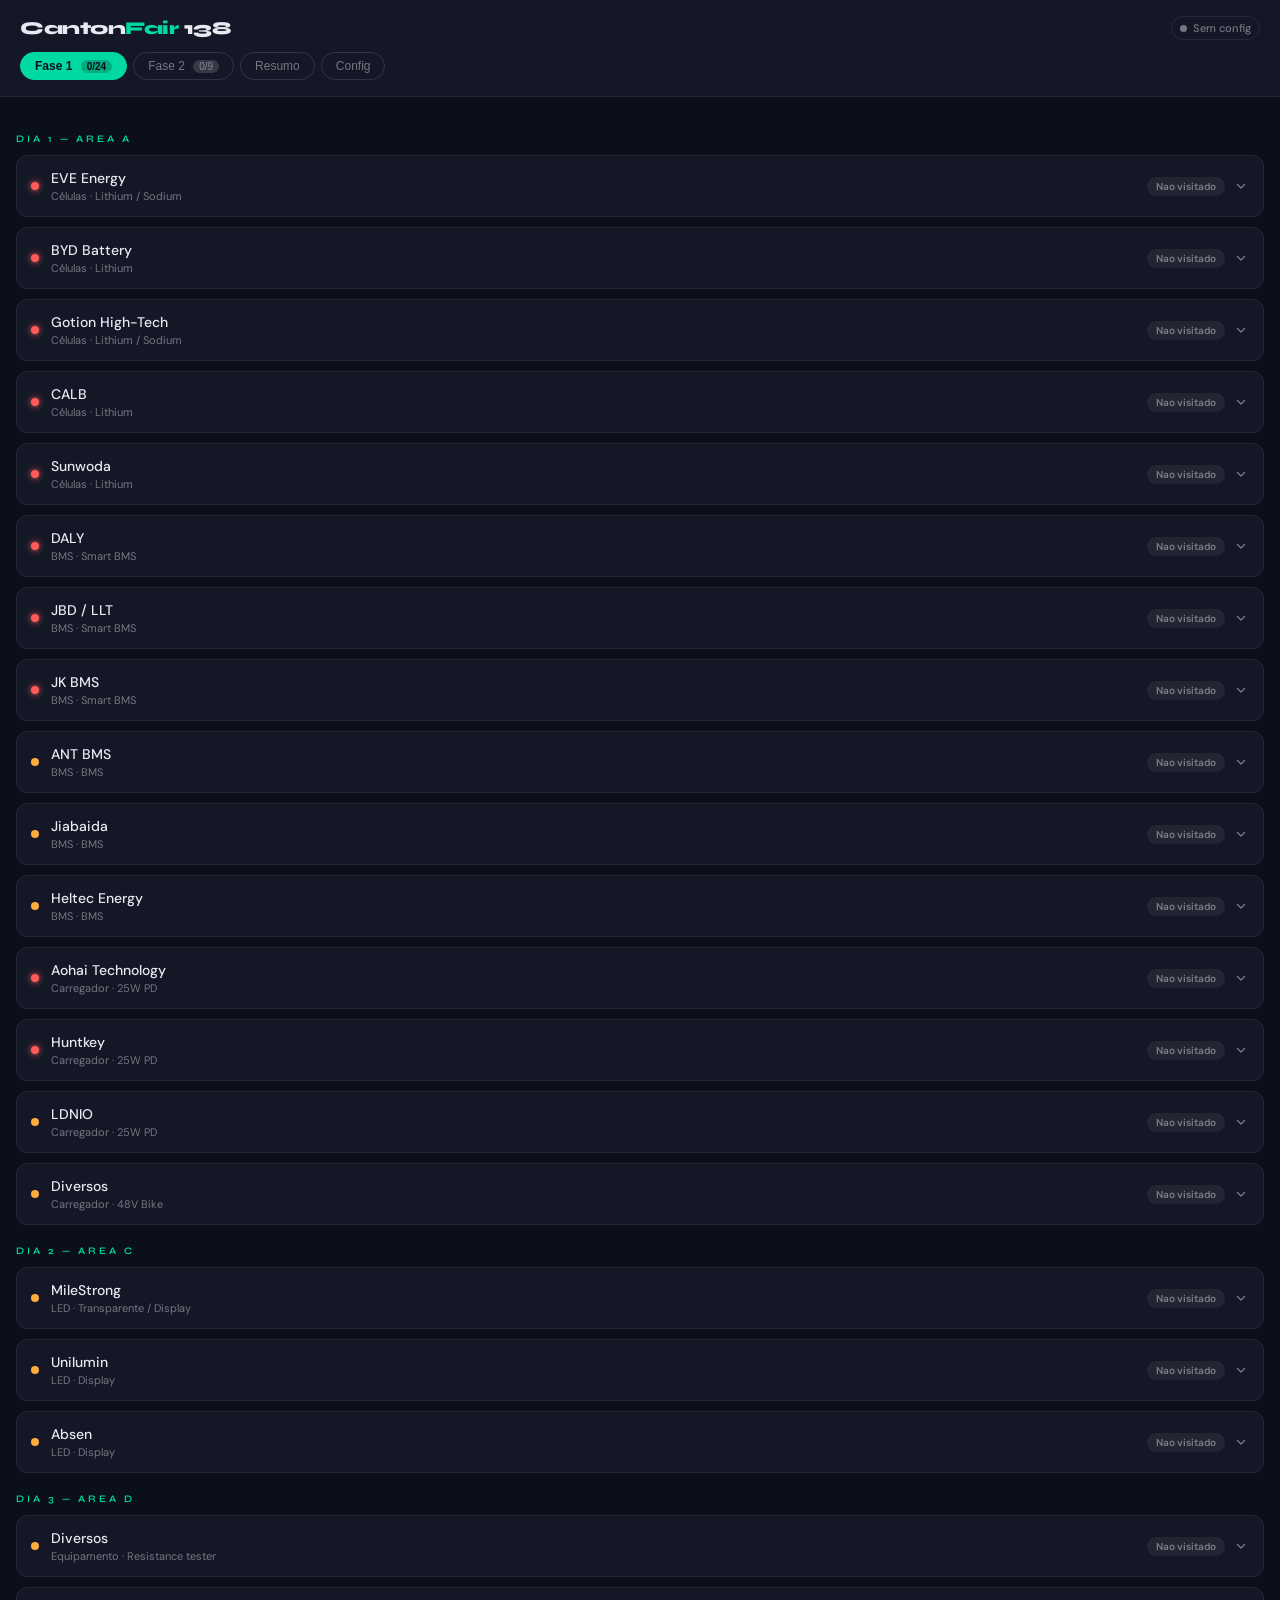
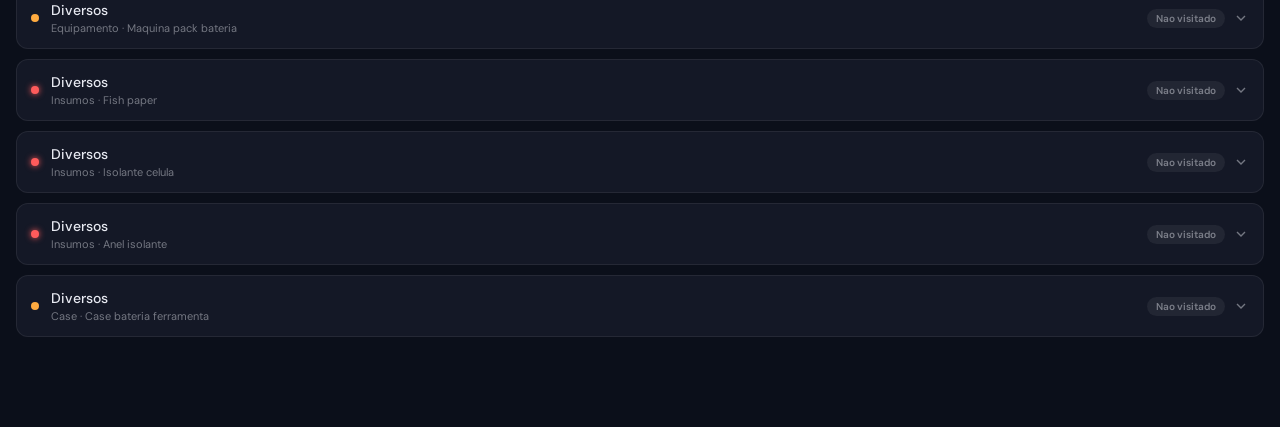
<file: canton_fair.html>
<!DOCTYPE html>
<html lang="pt-BR">
<head>
<meta charset="UTF-8">
<meta name="viewport" content="width=device-width, initial-scale=1.0, maximum-scale=1.0">
<title>Canton Fair 138 — Log de Visitas</title>
<link rel="preconnect" href="https://fonts.googleapis.com">
<link href="https://fonts.googleapis.com/css2?family=Syne:wght@400;600;700;800&family=DM+Sans:ital,wght@0,300;0,400;0,500;1,300&display=swap" rel="stylesheet">
<style>
  :root {
    --bg: #0b0f1a;
    --surface: #141826;
    --surface2: #1c2235;
    --border: rgba(255,255,255,0.07);
    --border2: rgba(255,255,255,0.12);
    --text: #e8eaf2;
    --muted: rgba(232,234,242,0.45);
    --accent: #00d9a0;
    --accent2: #0099d4;
    --red: #ff5b5b;
    --orange: #ffab40;
    --green: #00d9a0;
    --radius: 12px;
    --radius-sm: 8px;
  }

  * { box-sizing: border-box; margin: 0; padding: 0; -webkit-tap-highlight-color: transparent; }

  body {
    font-family: 'DM Sans', sans-serif;
    background: var(--bg);
    color: var(--text);
    min-height: 100vh;
    padding-bottom: 80px;
  }

  /* ── HEADER ── */
  .header {
    background: var(--surface);
    border-bottom: 1px solid var(--border);
    padding: 16px 20px 14px;
    position: sticky;
    top: 0;
    z-index: 100;
  }
  .header-top {
    display: flex;
    align-items: center;
    justify-content: space-between;
    margin-bottom: 12px;
  }
  .logo {
    font-family: 'Syne', sans-serif;
    font-size: 18px;
    font-weight: 800;
    letter-spacing: -0.5px;
    color: var(--text);
  }
  .logo span { color: var(--accent); }
  .sync-badge {
    display: flex;
    align-items: center;
    gap: 6px;
    font-size: 11px;
    color: var(--muted);
    font-weight: 500;
    cursor: pointer;
    padding: 4px 8px;
    border-radius: 20px;
    border: 1px solid var(--border);
    transition: border-color 0.2s;
  }
  .sync-badge:active { opacity: 0.7; }
  .sync-dot {
    width: 7px; height: 7px;
    border-radius: 50%;
    background: var(--muted);
    transition: background 0.3s;
  }
  .sync-dot.ok { background: var(--accent); box-shadow: 0 0 6px var(--accent); }
  .sync-dot.err { background: var(--red); }
  .sync-dot.saving { background: var(--orange); animation: pulse 0.8s infinite; }

  @keyframes pulse { 0%,100%{opacity:1} 50%{opacity:0.4} }

  /* ── TAB BAR ── */
  .tabs {
    display: flex;
    gap: 6px;
    overflow-x: auto;
    scrollbar-width: none;
    padding-bottom: 2px;
  }
  .tabs::-webkit-scrollbar { display: none; }
  .tab {
    flex-shrink: 0;
    padding: 6px 14px;
    border-radius: 20px;
    font-size: 12px;
    font-weight: 500;
    border: 1px solid var(--border2);
    color: var(--muted);
    background: transparent;
    cursor: pointer;
    transition: all 0.2s;
    white-space: nowrap;
  }
  .tab.active {
    background: var(--accent);
    border-color: var(--accent);
    color: #0b0f1a;
    font-weight: 700;
  }
  .tab .count {
    display: inline-block;
    margin-left: 5px;
    background: rgba(255,255,255,0.15);
    border-radius: 10px;
    padding: 1px 6px;
    font-size: 10px;
  }
  .tab.active .count { background: rgba(0,0,0,0.2); }

  /* ── MAIN ── */
  .main { padding: 16px 16px 0; }

  /* ── SECTION HEADER ── */
  .section-label {
    font-family: 'Syne', sans-serif;
    font-size: 10px;
    letter-spacing: 3px;
    text-transform: uppercase;
    color: var(--accent);
    margin: 20px 0 10px;
    font-weight: 600;
  }

  /* ── SUPPLIER CARD ── */
  .supplier-card {
    background: var(--surface);
    border: 1px solid var(--border);
    border-radius: var(--radius);
    margin-bottom: 10px;
    overflow: hidden;
    transition: border-color 0.2s;
  }
  .supplier-card.expanded { border-color: var(--border2); }
  .supplier-card.status-interesse { border-left: 3px solid var(--green); }
  .supplier-card.status-seminteresse { border-left: 3px solid var(--red); }
  .supplier-card.status-followup { border-left: 3px solid var(--orange); }
  .supplier-card.status-fechado { border-left: 3px solid var(--accent2); }

  .card-header {
    display: flex;
    align-items: center;
    padding: 13px 14px;
    gap: 12px;
    cursor: pointer;
    user-select: none;
  }
  .card-prio {
    width: 8px; height: 8px;
    border-radius: 50%;
    flex-shrink: 0;
  }
  .prio-alta { background: var(--red); box-shadow: 0 0 6px var(--red); }
  .prio-media { background: var(--orange); }

  .card-info { flex: 1; min-width: 0; }
  .card-empresa {
    font-weight: 500;
    font-size: 14px;
    white-space: nowrap;
    overflow: hidden;
    text-overflow: ellipsis;
  }
  .card-meta {
    font-size: 11px;
    color: var(--muted);
    margin-top: 2px;
    white-space: nowrap;
    overflow: hidden;
    text-overflow: ellipsis;
  }

  .card-right {
    display: flex;
    align-items: center;
    gap: 8px;
    flex-shrink: 0;
  }
  .status-pill {
    font-size: 10px;
    font-weight: 600;
    padding: 3px 9px;
    border-radius: 20px;
    white-space: nowrap;
  }
  .pill-vazio { background: rgba(255,255,255,0.06); color: var(--muted); }
  .pill-interesse { background: rgba(0,217,160,0.15); color: var(--green); }
  .pill-seminteresse { background: rgba(255,91,91,0.15); color: var(--red); }
  .pill-followup { background: rgba(255,171,64,0.15); color: var(--orange); }
  .pill-fechado { background: rgba(0,153,212,0.15); color: var(--accent2); }
  .pill-visitado { background: rgba(255,255,255,0.1); color: var(--text); }

  .chevron {
    width: 16px; height: 16px;
    color: var(--muted);
    transition: transform 0.25s;
    flex-shrink: 0;
  }
  .expanded .chevron { transform: rotate(180deg); }

  /* ── CARD BODY ── */
  .card-body {
    display: none;
    padding: 0 14px 14px;
    border-top: 1px solid var(--border);
  }
  .expanded .card-body { display: block; }

  .field-row {
    display: grid;
    grid-template-columns: 1fr 1fr;
    gap: 10px;
    margin-top: 12px;
  }
  .field-row.full { grid-template-columns: 1fr; }
  .field-row.three { grid-template-columns: 1fr 1fr 1fr; }

  .field label {
    display: block;
    font-size: 10px;
    letter-spacing: 1.5px;
    text-transform: uppercase;
    color: var(--muted);
    margin-bottom: 5px;
    font-weight: 500;
  }

  .field input,
  .field select,
  .field textarea {
    width: 100%;
    background: var(--surface2);
    border: 1px solid var(--border2);
    border-radius: var(--radius-sm);
    padding: 9px 11px;
    font-size: 14px;
    font-family: 'DM Sans', sans-serif;
    color: var(--text);
    outline: none;
    transition: border-color 0.2s;
    -webkit-appearance: none;
  }
  .field input:focus,
  .field select:focus,
  .field textarea:focus {
    border-color: var(--accent);
  }
  .field select option { background: #1c2235; }
  .field textarea { resize: vertical; min-height: 72px; line-height: 1.5; }

  .save-btn {
    margin-top: 12px;
    width: 100%;
    padding: 11px;
    background: var(--accent);
    color: #0b0f1a;
    font-family: 'Syne', sans-serif;
    font-weight: 700;
    font-size: 13px;
    border: none;
    border-radius: var(--radius-sm);
    cursor: pointer;
    transition: opacity 0.2s, transform 0.1s;
    letter-spacing: 0.5px;
  }
  .save-btn:active { transform: scale(0.98); opacity: 0.85; }
  .save-btn.saving { opacity: 0.6; pointer-events: none; }

  /* ── RESUMO ── */
  .stats-grid {
    display: grid;
    grid-template-columns: repeat(4, 1fr);
    gap: 8px;
    margin-bottom: 16px;
  }
  .stat-card {
    background: var(--surface);
    border: 1px solid var(--border);
    border-radius: var(--radius-sm);
    padding: 12px 10px;
    text-align: center;
  }
  .stat-num {
    font-family: 'Syne', sans-serif;
    font-size: 22px;
    font-weight: 800;
    line-height: 1;
    color: var(--text);
  }
  .stat-label {
    font-size: 10px;
    color: var(--muted);
    margin-top: 4px;
    line-height: 1.3;
  }
  .stat-card.green .stat-num { color: var(--green); }
  .stat-card.orange .stat-num { color: var(--orange); }
  .stat-card.red .stat-num { color: var(--red); }

  /* ── CONFIG ── */
  .config-section {
    background: var(--surface);
    border: 1px solid var(--border);
    border-radius: var(--radius);
    padding: 16px;
    margin-bottom: 14px;
  }
  .config-title {
    font-family: 'Syne', sans-serif;
    font-size: 13px;
    font-weight: 700;
    margin-bottom: 12px;
    color: var(--text);
  }
  .config-section input {
    width: 100%;
    background: var(--surface2);
    border: 1px solid var(--border2);
    border-radius: var(--radius-sm);
    padding: 9px 11px;
    font-size: 13px;
    font-family: 'DM Sans', sans-serif;
    color: var(--text);
    outline: none;
    margin-bottom: 10px;
  }
  .config-section input:focus { border-color: var(--accent); }
  .config-btn {
    width: 100%;
    padding: 10px;
    background: var(--surface2);
    border: 1px solid var(--border2);
    border-radius: var(--radius-sm);
    color: var(--text);
    font-family: 'DM Sans', sans-serif;
    font-size: 13px;
    font-weight: 500;
    cursor: pointer;
    transition: border-color 0.2s;
  }
  .config-btn:hover { border-color: var(--accent); }
  .config-btn.primary {
    background: var(--accent);
    border-color: var(--accent);
    color: #0b0f1a;
    font-weight: 700;
  }
  .step-block {
    background: var(--surface2);
    border-radius: var(--radius-sm);
    padding: 12px 14px;
    margin-bottom: 10px;
    font-size: 13px;
    line-height: 1.7;
    color: var(--muted);
  }
  .step-block strong { color: var(--text); }
  .step-block code {
    background: rgba(0,217,160,0.1);
    color: var(--accent);
    padding: 2px 6px;
    border-radius: 4px;
    font-size: 12px;
    word-break: break-all;
  }

  /* ── TOAST ── */
  .toast {
    position: fixed;
    bottom: 80px;
    left: 50%;
    transform: translateX(-50%) translateY(20px);
    background: var(--surface2);
    border: 1px solid var(--border2);
    border-radius: 20px;
    padding: 10px 18px;
    font-size: 13px;
    font-weight: 500;
    color: var(--text);
    opacity: 0;
    transition: all 0.3s;
    pointer-events: none;
    z-index: 999;
    white-space: nowrap;
  }
  .toast.show { opacity: 1; transform: translateX(-50%) translateY(0); }
  .toast.success { border-color: var(--accent); color: var(--accent); }
  .toast.error { border-color: var(--red); color: var(--red); }
</style>
</head>
<body>

<div class="header">
  <div class="header-top">
    <div class="logo">Canton<span>Fair</span> 138</div>
    <div class="sync-badge" onclick="loadFromSheet()" title="Toque para sincronizar">
      <div class="sync-dot" id="syncDot"></div>
      <span id="syncLabel">Sem config</span>
    </div>
  </div>
  <div class="tabs">
    <button class="tab active" onclick="showTab('fase1')">Fase 1 <span class="count" id="cnt1">0</span></button>
    <button class="tab" onclick="showTab('fase2')">Fase 2 <span class="count" id="cnt2">0</span></button>
    <button class="tab" onclick="showTab('resumo')">Resumo</button>
    <button class="tab" onclick="showTab('config')">Config</button>
  </div>
</div>

<div class="main">

  <!-- FASE 1 -->
  <div id="tab-fase1">
    <div id="cards-fase1"></div>
  </div>

  <!-- FASE 2 -->
  <div id="tab-fase2" style="display:none">
    <div id="cards-fase2"></div>
  </div>

  <!-- RESUMO -->
  <div id="tab-resumo" style="display:none">
    <div style="margin-top:8px">
      <div class="stats-grid">
        <div class="stat-card"><div class="stat-num" id="r-total">0</div><div class="stat-label">Total</div></div>
        <div class="stat-card green"><div class="stat-num" id="r-interesse">0</div><div class="stat-label">Com interesse</div></div>
        <div class="stat-card orange"><div class="stat-num" id="r-followup">0</div><div class="stat-label">Follow-up</div></div>
        <div class="stat-card red"><div class="stat-num" id="r-sem">0</div><div class="stat-label">Sem interesse</div></div>
      </div>
      <div class="section-label">Visitas com interesse</div>
      <div id="resumo-interesse"></div>
      <div class="section-label">Follow-ups</div>
      <div id="resumo-followup"></div>
      <div class="section-label">Fechados</div>
      <div id="resumo-fechado"></div>
    </div>
  </div>

  <!-- CONFIG -->
  <div id="tab-config" style="display:none">
    <div style="margin-top:8px">
      <div class="config-section">
        <div class="config-title">Apps Script URL</div>
        <input type="url" id="scriptUrl" placeholder="https://script.google.com/macros/s/..." />
        <button class="config-btn primary" onclick="saveConfig()">Salvar e conectar</button>
      </div>

      <div class="config-section">
        <div class="config-title">Como configurar</div>
        <div class="step-block">
          <strong>1.</strong> Crie um Google Sheet novo em qualquer conta Google.
        </div>
        <div class="step-block">
          <strong>2.</strong> No Sheet: menu <strong>Extensoes &gt; Apps Script</strong>. Cole o codigo abaixo e clique em Salvar.
        </div>
        <div class="step-block">
          <strong>3.</strong> Clique em <strong>Implantar &gt; Nova implantacao &gt; App da Web</strong>.<br>
          Executar como: <strong>Eu</strong>.<br>
          Quem tem acesso: <strong>Qualquer pessoa</strong>.<br>
          Copie a URL gerada e cole aqui em cima.
        </div>
        <div class="step-block">
          <strong>4.</strong> Cole a URL acima e clique em Salvar e conectar. Pronto.
        </div>
        <button class="config-btn" onclick="copyScript()">Copiar codigo do Apps Script</button>
        <p style="font-size:11px;color:var(--muted);margin-top:8px;text-align:center">Ao clicar o codigo vai para a area de transferencia</p>
      </div>
    </div>
  </div>

</div>

<div class="toast" id="toast"></div>

<script>
const SCRIPT_CODE = `function doPost(e) {
  var ss = SpreadsheetApp.getActiveSpreadsheet();
  var data = JSON.parse(e.postData.contents);
  var sheetName = data.fase === 1 ? "Fase1" : "Fase2";
  var sheet = ss.getSheetByName(sheetName);
  if (!sheet) {
    sheet = ss.insertSheet(sheetName);
    sheet.appendRow(["ID","Empresa","Produto","Segmento","Dia","Zona","Hall","Booth","Contato","WeChat","Preco","MOQ","Prazo","Status","Proximo Passo","Observacoes","Timestamp"]);
  }
  var rows = sheet.getDataRange().getValues();
  var idCol = 0;
  var found = -1;
  for (var i = 1; i < rows.length; i++) {
    if (rows[i][idCol] == data.id) { found = i + 1; break; }
  }
  var row = [data.id, data.empresa, data.produto, data.segmento, data.dia, data.zona,
             data.hall, data.booth, data.contato, data.wechat, data.preco,
             data.moq, data.prazo, data.status, data.proximoPasso, data.obs,
             new Date().toLocaleString("pt-BR")];
  if (found > 0) {
    sheet.getRange(found, 1, 1, row.length).setValues([row]);
  } else {
    sheet.appendRow(row);
  }
  var output = ContentService.createTextOutput(JSON.stringify({ok:true}));
  output.setMimeType(ContentService.MimeType.JSON);
  return output;
}

function doGet(e) {
  var ss = SpreadsheetApp.getActiveSpreadsheet();
  var result = {};
  ["Fase1","Fase2"].forEach(function(name) {
    var sheet = ss.getSheetByName(name);
    if (!sheet) return;
    var rows = sheet.getDataRange().getValues();
    var headers = rows[0];
    result[name] = rows.slice(1).map(function(r) {
      var obj = {};
      headers.forEach(function(h,i){ obj[h] = r[i]; });
      return obj;
    });
  });
  var output = ContentService.createTextOutput(JSON.stringify(result));
  output.setMimeType(ContentService.MimeType.JSON);
  return output;
}`;

// ─── DATA ───────────────────────────────────────────────────────────────────
const SUPPLIERS = {
  fase1: [
    { id:"f1_01", dia:1, zona:"A", seg:"Células",    produto:"Lithium / Sodium", empresa:"EVE Energy",        prio:"alta" },
    { id:"f1_02", dia:1, zona:"A", seg:"Células",    produto:"Lithium",          empresa:"BYD Battery",       prio:"alta" },
    { id:"f1_03", dia:1, zona:"A", seg:"Células",    produto:"Lithium / Sodium", empresa:"Gotion High-Tech",  prio:"alta" },
    { id:"f1_04", dia:1, zona:"A", seg:"Células",    produto:"Lithium",          empresa:"CALB",              prio:"alta" },
    { id:"f1_05", dia:1, zona:"A", seg:"Células",    produto:"Lithium",          empresa:"Sunwoda",           prio:"alta" },
    { id:"f1_06", dia:1, zona:"A", seg:"BMS",        produto:"Smart BMS",        empresa:"DALY",              prio:"alta" },
    { id:"f1_07", dia:1, zona:"A", seg:"BMS",        produto:"Smart BMS",        empresa:"JBD / LLT",        prio:"alta" },
    { id:"f1_08", dia:1, zona:"A", seg:"BMS",        produto:"Smart BMS",        empresa:"JK BMS",            prio:"alta" },
    { id:"f1_09", dia:1, zona:"A", seg:"BMS",        produto:"BMS",              empresa:"ANT BMS",           prio:"media" },
    { id:"f1_10", dia:1, zona:"A", seg:"BMS",        produto:"BMS",              empresa:"Jiabaida",          prio:"media" },
    { id:"f1_11", dia:1, zona:"A", seg:"BMS",        produto:"BMS",              empresa:"Heltec Energy",     prio:"media" },
    { id:"f1_12", dia:1, zona:"A", seg:"Carregador", produto:"25W PD",           empresa:"Aohai Technology",  prio:"alta" },
    { id:"f1_13", dia:1, zona:"A", seg:"Carregador", produto:"25W PD",           empresa:"Huntkey",           prio:"alta" },
    { id:"f1_14", dia:1, zona:"A", seg:"Carregador", produto:"25W PD",           empresa:"LDNIO",             prio:"media" },
    { id:"f1_15", dia:1, zona:"A", seg:"Carregador", produto:"48V Bike",         empresa:"Diversos",          prio:"media" },
    { id:"f1_16", dia:2, zona:"C", seg:"LED",        produto:"Transparente / Display", empresa:"MileStrong",  prio:"media" },
    { id:"f1_17", dia:2, zona:"C", seg:"LED",        produto:"Display",          empresa:"Unilumin",          prio:"media" },
    { id:"f1_18", dia:2, zona:"C", seg:"LED",        produto:"Display",          empresa:"Absen",             prio:"media" },
    { id:"f1_19", dia:3, zona:"D", seg:"Equipamento",produto:"Resistance tester",empresa:"Diversos",          prio:"media" },
    { id:"f1_20", dia:3, zona:"D", seg:"Equipamento",produto:"Maquina pack bateria",empresa:"Diversos",       prio:"media" },
    { id:"f1_21", dia:3, zona:"D", seg:"Insumos",    produto:"Fish paper",       empresa:"Diversos",          prio:"alta" },
    { id:"f1_22", dia:3, zona:"D", seg:"Insumos",    produto:"Isolante celula",  empresa:"Diversos",          prio:"alta" },
    { id:"f1_23", dia:3, zona:"D", seg:"Insumos",    produto:"Anel isolante",    empresa:"Diversos",          prio:"alta" },
    { id:"f1_24", dia:3, zona:"D", seg:"Case",       produto:"Case bateria ferramenta", empresa:"Diversos",   prio:"media" },
  ],
  fase2: [
    { id:"f2_01", dia:4, zona:"D", seg:"Vinho",     produto:"Abridores",          empresa:"Yangjiang Win's", prio:"media" },
    { id:"f2_02", dia:4, zona:"D", seg:"Vinho",     produto:"Abridores",          empresa:"Flyway",           prio:"media" },
    { id:"f2_03", dia:4, zona:"D", seg:"Vinho",     produto:"Kits vinho",         empresa:"OEM diversos",     prio:"media" },
    { id:"f2_04", dia:4, zona:"D", seg:"Vinho",     produto:"Dosadores / tampas", empresa:"OEM diversos",     prio:"media" },
    { id:"f2_05", dia:5, zona:"D", seg:"Decoracao", produto:"Ripado aluminio",    empresa:"Foshan MexyTech",  prio:"media" },
    { id:"f2_06", dia:5, zona:"D", seg:"Decoracao", produto:"Paineis decorativos",empresa:"Foshan OEM",       prio:"media" },
    { id:"f2_07", dia:5, zona:"B", seg:"Papelao",   produto:"Chapa simples",      empresa:"Qingdao OEM",      prio:"alta" },
    { id:"f2_08", dia:5, zona:"B", seg:"Papelao",   produto:"Chapa dupla",        empresa:"Shandong OEM",     prio:"alta" },
    { id:"f2_09", dia:5, zona:"B", seg:"Papelao",   produto:"Fanfold",            empresa:"BEF / Sikon",      prio:"alta" },
  ]
};

// ─── STATE ──────────────────────────────────────────────────────────────────
let visits = {};
let scriptUrl = localStorage.getItem('canton_script_url') || '';
let currentTab = 'fase1';

const STATUS_LABELS = {
  '': 'Nao visitado',
  'visitado': 'Visitado',
  'interesse': 'Com interesse',
  'seminteresse': 'Sem interesse',
  'followup': 'Follow-up',
  'fechado': 'Fechado'
};

// ─── INIT ────────────────────────────────────────────────────────────────────
window.addEventListener('DOMContentLoaded', () => {
  if (scriptUrl) {
    document.getElementById('scriptUrl').value = scriptUrl;
    loadFromSheet();
  }
  renderAll();
  updateCounts();
});

// ─── RENDER ──────────────────────────────────────────────────────────────────
function renderAll() {
  renderFase('fase1');
  renderFase('fase2');
}

function renderFase(fase) {
  const list = SUPPLIERS[fase];
  const container = document.getElementById('cards-' + fase);
  
  // group by dia
  const byDia = {};
  list.forEach(s => {
    if (!byDia[s.dia]) byDia[s.dia] = [];
    byDia[s.dia].push(s);
  });

  let html = '';
  Object.keys(byDia).sort().forEach(dia => {
    const first = byDia[dia][0];
    html += `<div class="section-label">Dia ${dia} — Area ${first.zona}</div>`;
    byDia[dia].forEach(s => {
      const v = visits[s.id] || {};
      const status = v.status || '';
      const pillClass = status ? 'pill-' + status : 'pill-vazio';
      const cardStatus = status ? 'status-' + status : '';
      html += `
      <div class="supplier-card ${cardStatus}" id="card-${s.id}">
        <div class="card-header" onclick="toggleCard('${s.id}')">
          <div class="card-prio prio-${s.prio}"></div>
          <div class="card-info">
            <div class="card-empresa">${s.empresa}</div>
            <div class="card-meta">${s.seg} · ${s.produto}</div>
          </div>
          <div class="card-right">
            <span class="status-pill ${pillClass}">${STATUS_LABELS[status]}</span>
            <svg class="chevron" viewBox="0 0 24 24" fill="none" stroke="currentColor" stroke-width="2">
              <polyline points="6 9 12 15 18 9"></polyline>
            </svg>
          </div>
        </div>
        <div class="card-body">
          <div class="field-row three">
            <div class="field">
              <label>Hall</label>
              <input type="text" id="${s.id}-hall" value="${v.hall||''}" placeholder="8.1" oninput="autoSave('${s.id}')">
            </div>
            <div class="field">
              <label>Booth</label>
              <input type="text" id="${s.id}-booth" value="${v.booth||''}" placeholder="A42" oninput="autoSave('${s.id}')">
            </div>
            <div class="field">
              <label>Status</label>
              <select id="${s.id}-status" onchange="autoSave('${s.id}')">
                <option value="">--</option>
                <option value="visitado" ${(v.status==='visitado')?'selected':''}>Visitado</option>
                <option value="interesse" ${(v.status==='interesse')?'selected':''}>Com interesse</option>
                <option value="seminteresse" ${(v.status==='seminteresse')?'selected':''}>Sem interesse</option>
                <option value="followup" ${(v.status==='followup')?'selected':''}>Follow-up</option>
                <option value="fechado" ${(v.status==='fechado')?'selected':''}>Fechado</option>
              </select>
            </div>
          </div>
          <div class="field-row">
            <div class="field">
              <label>Contato</label>
              <input type="text" id="${s.id}-contato" value="${v.contato||''}" placeholder="Nome" oninput="autoSave('${s.id}')">
            </div>
            <div class="field">
              <label>WeChat</label>
              <input type="text" id="${s.id}-wechat" value="${v.wechat||''}" placeholder="ID WeChat" oninput="autoSave('${s.id}')">
            </div>
          </div>
          <div class="field-row three">
            <div class="field">
              <label>Preco (USD)</label>
              <input type="text" id="${s.id}-preco" value="${v.preco||''}" placeholder="0.00" oninput="autoSave('${s.id}')">
            </div>
            <div class="field">
              <label>MOQ</label>
              <input type="text" id="${s.id}-moq" value="${v.moq||''}" placeholder="1000" oninput="autoSave('${s.id}')">
            </div>
            <div class="field">
              <label>Prazo</label>
              <input type="text" id="${s.id}-prazo" value="${v.prazo||''}" placeholder="30d" oninput="autoSave('${s.id}')">
            </div>
          </div>
          <div class="field-row full">
            <div class="field">
              <label>Proximo passo</label>
              <input type="text" id="${s.id}-proximoPasso" value="${v.proximoPasso||''}" placeholder="Enviar email com specs..." oninput="autoSave('${s.id}')">
            </div>
          </div>
          <div class="field-row full">
            <div class="field">
              <label>Observacoes</label>
              <textarea id="${s.id}-obs" placeholder="Notas da visita...">${v.obs||''}</textarea>
            </div>
          </div>
        </div>
      </div>`;
    });
  });

  container.innerHTML = html;
}

// ─── CARD TOGGLE ─────────────────────────────────────────────────────────────
function toggleCard(id) {
  const card = document.getElementById('card-' + id);
  card.classList.toggle('expanded');
}

// ─── AUTO SAVE ───────────────────────────────────────────────────────────────
let saveTimers = {};
function autoSave(id) {
  clearTimeout(saveTimers[id]);
  saveTimers[id] = setTimeout(() => saveVisit(id), 800);
}

function saveVisit(id) {
  const supplier = [...SUPPLIERS.fase1, ...SUPPLIERS.fase2].find(s => s.id === id);
  if (!supplier) return;

  const get = field => {
    const el = document.getElementById(`${id}-${field}`);
    return el ? el.value : '';
  };

  const data = {
    id, fase: supplier.id.startsWith('f1') ? 1 : 2,
    empresa: supplier.empresa, produto: supplier.produto,
    segmento: supplier.seg, dia: supplier.dia, zona: supplier.zona,
    hall: get('hall'), booth: get('booth'), contato: get('contato'),
    wechat: get('wechat'), preco: get('preco'), moq: get('moq'),
    prazo: get('prazo'), status: get('status'),
    proximoPasso: get('proximoPasso'), obs: get('obs')
  };

  // Save locally
  visits[id] = data;
  localStorage.setItem('canton_visits', JSON.stringify(visits));

  // Update card UI
  updateCardStatus(id, data.status);
  updateCounts();
  updateResumo();

  // Sync to sheet
  if (scriptUrl) syncToSheet(id, data);
}

function updateCardStatus(id, status) {
  const card = document.getElementById('card-' + id);
  if (!card) return;
  card.className = card.className.replace(/status-\w+/g, '').trim();
  if (status) card.classList.add('status-' + status);
  const pill = card.querySelector('.status-pill');
  if (pill) {
    pill.className = 'status-pill ' + (status ? 'pill-' + status : 'pill-vazio');
    pill.textContent = STATUS_LABELS[status] || STATUS_LABELS[''];
  }
}

// ─── SHEET SYNC ──────────────────────────────────────────────────────────────
function setSyncState(state, label) {
  const dot = document.getElementById('syncDot');
  const lbl = document.getElementById('syncLabel');
  dot.className = 'sync-dot ' + state;
  lbl.textContent = label;
}

async function syncToSheet(id, data) {
  if (!scriptUrl) return;
  setSyncState('saving', 'Salvando...');
  try {
    await fetch(scriptUrl, {
      method: 'POST',
      mode: 'no-cors',
      headers: { 'Content-Type': 'text/plain' },
      body: JSON.stringify(data)
    });
    setSyncState('ok', 'Sincronizado');
    showToast('Salvo no Sheets', 'success');
  } catch(e) {
    setSyncState('err', 'Erro de sync');
    showToast('Erro ao salvar', 'error');
  }
}

async function loadFromSheet() {
  if (!scriptUrl) return;
  setSyncState('saving', 'Sincronizando...');
  try {
    const res = await fetch(scriptUrl + '?t=' + Date.now(), {
      method: 'GET',
      mode: 'cors'
    });
    if (!res.ok) throw new Error('HTTP ' + res.status);
    const json = await res.json();
    const loaded = {};
    ['Fase1','Fase2'].forEach(fase => {
      if (!json[fase]) return;
      json[fase].forEach(row => {
        if (!row.ID) return;
        loaded[row.ID] = {
          hall: row.Hall || '', booth: row.Booth || '',
          contato: row.Contato || '', wechat: row.WeChat || '',
          preco: row.Preco || '', moq: row.MOQ || '',
          prazo: row.Prazo || '', status: row.Status || '',
          proximoPasso: row['Proximo Passo'] || '', obs: row.Observacoes || ''
        };
      });
    });
    const local = JSON.parse(localStorage.getItem('canton_visits') || '{}');
    visits = Object.assign({}, local, loaded);
    localStorage.setItem('canton_visits', JSON.stringify(visits));
    setSyncState('ok', 'Sincronizado');
    showToast('Dados carregados do Sheets', 'success');
    renderAll();
    updateCounts();
    updateResumo();
  } catch(e) {
    visits = JSON.parse(localStorage.getItem('canton_visits') || '{}');
    setSyncState('err', 'Toque para tentar sync');
    renderAll();
    updateCounts();
  }
}

// ─── COUNTS ──────────────────────────────────────────────────────────────────
function updateCounts() {
  const count = (fase) => {
    return SUPPLIERS[fase].filter(s => visits[s.id] && visits[s.id].status).length;
  };
  document.getElementById('cnt1').textContent = count('fase1') + '/' + SUPPLIERS.fase1.length;
  document.getElementById('cnt2').textContent = count('fase2') + '/' + SUPPLIERS.fase2.length;

  const all = [...SUPPLIERS.fase1, ...SUPPLIERS.fase2];
  document.getElementById('r-total').textContent = all.length;
  document.getElementById('r-interesse').textContent = all.filter(s => (visits[s.id]||{}).status === 'interesse').length;
  document.getElementById('r-followup').textContent = all.filter(s => (visits[s.id]||{}).status === 'followup').length;
  document.getElementById('r-sem').textContent = all.filter(s => (visits[s.id]||{}).status === 'seminteresse').length;
}

// ─── RESUMO ──────────────────────────────────────────────────────────────────
function updateResumo() {
  const all = [...SUPPLIERS.fase1, ...SUPPLIERS.fase2];
  const render = (status, containerId) => {
    const list = all.filter(s => (visits[s.id]||{}).status === status);
    const el = document.getElementById(containerId);
    if (!list.length) { el.innerHTML = '<p style="font-size:13px;color:var(--muted);margin-bottom:12px">Nenhuma ainda</p>'; return; }
    el.innerHTML = list.map(s => {
      const v = visits[s.id] || {};
      return `<div class="supplier-card" style="margin-bottom:8px">
        <div style="padding:12px 14px">
          <div style="font-weight:500;font-size:14px">${s.empresa}</div>
          <div style="font-size:12px;color:var(--muted);margin-top:2px">${s.seg} · ${s.produto}</div>
          ${v.preco ? `<div style="font-size:12px;margin-top:6px;color:var(--accent)">USD ${v.preco} ${v.moq ? '· MOQ ' + v.moq : ''}</div>` : ''}
          ${v.proximoPasso ? `<div style="font-size:12px;margin-top:4px;color:var(--muted)">${v.proximoPasso}</div>` : ''}
        </div>
      </div>`;
    }).join('');
  };
  render('interesse', 'resumo-interesse');
  render('followup', 'resumo-followup');
  render('fechado', 'resumo-fechado');
}

// ─── TABS ────────────────────────────────────────────────────────────────────
function showTab(tab) {
  ['fase1','fase2','resumo','config'].forEach(t => {
    document.getElementById('tab-' + t).style.display = t === tab ? '' : 'none';
  });
  document.querySelectorAll('.tab').forEach((el, i) => {
    el.classList.toggle('active', ['fase1','fase2','resumo','config'][i] === tab);
  });
  currentTab = tab;
  if (tab === 'resumo') updateResumo();
}

// ─── CONFIG ──────────────────────────────────────────────────────────────────
function saveConfig() {
  const url = document.getElementById('scriptUrl').value.trim();
  if (!url) return showToast('Cole a URL do Apps Script', 'error');
  scriptUrl = url;
  localStorage.setItem('canton_script_url', url);
  loadFromSheet();
  showToast('Conectado ao Sheets!', 'success');
}

function copyScript() {
  navigator.clipboard.writeText(SCRIPT_CODE).then(() => {
    showToast('Codigo copiado!', 'success');
  }).catch(() => {
    showToast('Copie manualmente do console', 'error');
    console.log(SCRIPT_CODE);
  });
}

// ─── TOAST ───────────────────────────────────────────────────────────────────
let toastTimer;
function showToast(msg, type='') {
  const el = document.getElementById('toast');
  clearTimeout(toastTimer);
  el.textContent = msg;
  el.className = 'toast show ' + type;
  toastTimer = setTimeout(() => el.classList.remove('show'), 2500);
}
</script>
</body>
</html>
</file>
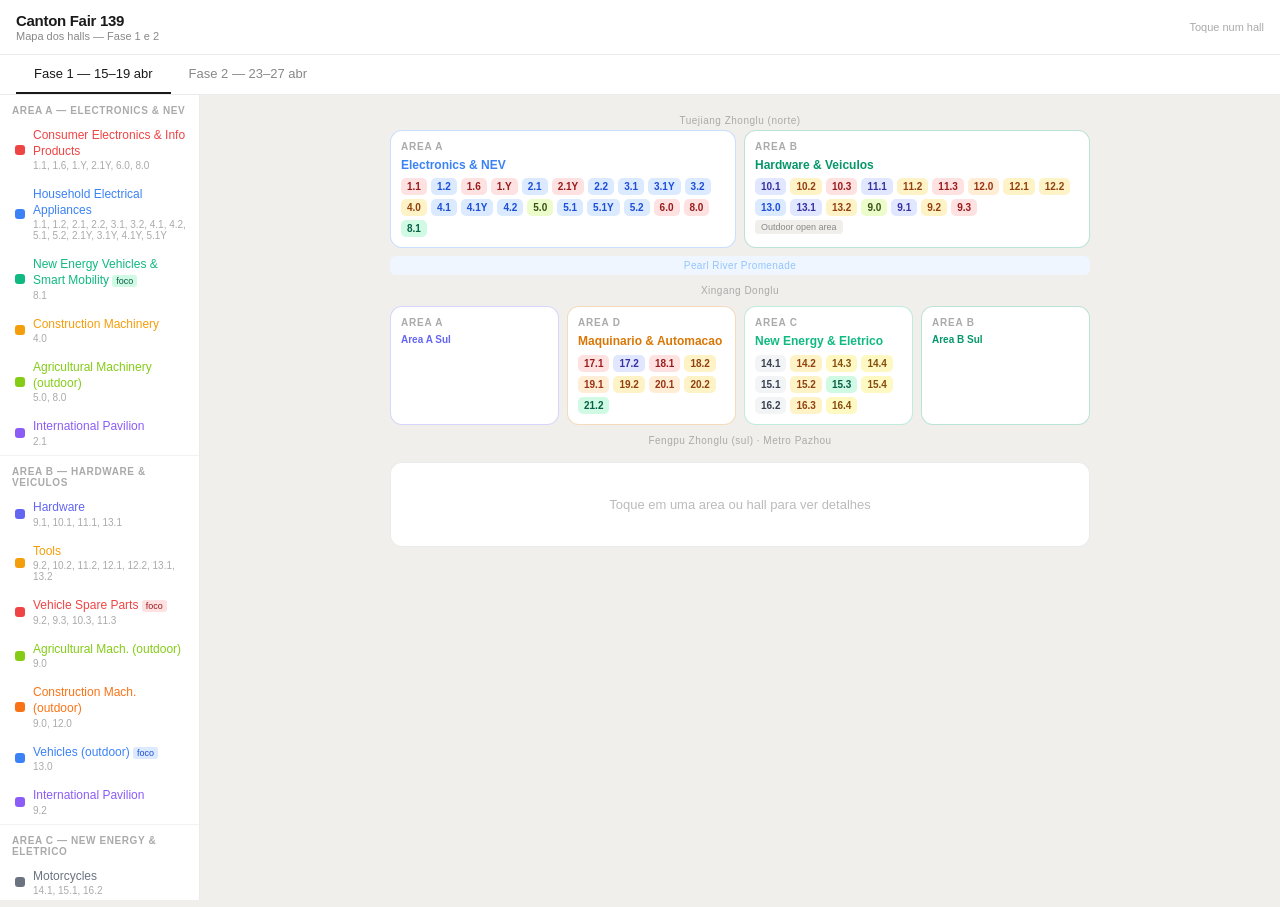
<file: fornecedores.html>
<!DOCTYPE html>
<html lang="pt-BR">
<head>
<meta charset="UTF-8">
<meta name="viewport" content="width=device-width, initial-scale=1.0, maximum-scale=1.0">
<title>Canton Fair 139 — Mapa</title>
<style>
*{box-sizing:border-box;margin:0;padding:0;-webkit-tap-highlight-color:transparent}
html,body{height:100%;font-family:-apple-system,BlinkMacSystemFont,'Segoe UI',sans-serif;background:#F0EFEB;color:#1a1a1a;font-size:14px;overflow-x:hidden}

/* HEADER */
.hdr{background:#fff;border-bottom:1px solid rgba(0,0,0,.08);padding:12px 16px;display:flex;align-items:center;justify-content:space-between;position:sticky;top:0;z-index:200}
.hdr-t{font-size:15px;font-weight:600;letter-spacing:-.02em}
.hdr-s{font-size:11px;color:#888;margin-top:1px;font-variant-numeric:tabular-nums}

/* PHASE SWITCHER */
.phase-bar{display:flex;gap:0;background:#fff;border-bottom:1px solid rgba(0,0,0,.08);padding:0 16px;overflow-x:auto;-webkit-overflow-scrolling:touch}
.phase-btn{padding:11px 18px;font-size:13px;font-weight:500;color:#888;border:none;background:none;cursor:pointer;border-bottom:2px solid transparent;white-space:nowrap;transition:all .15s;flex-shrink:0}
.phase-btn.on{color:#1a1a1a;border-bottom-color:#1a1a1a}

/* MAIN LAYOUT */
.main{display:flex;gap:0;height:calc(100vh - 88px);overflow:hidden}

/* SIDEBAR */
.sidebar{width:200px;flex-shrink:0;background:#fff;border-right:1px solid rgba(0,0,0,.08);overflow-y:auto;-webkit-overflow-scrolling:touch}
.sidebar-section{padding:10px 12px 4px;font-size:10px;font-weight:600;letter-spacing:.06em;color:#aaa;text-transform:uppercase;border-top:1px solid rgba(0,0,0,.05)}
.sidebar-section:first-child{border-top:none}
.cat-item{display:flex;align-items:center;gap:8px;padding:8px 12px;cursor:pointer;border-left:3px solid transparent;transition:all .12s}
.cat-item:hover{background:#F7F6F2}
.cat-item.on{background:#F0EFEB;border-left-color:currentColor}
.cat-dot{width:10px;height:10px;border-radius:3px;flex-shrink:0}
.cat-name{font-size:12px;line-height:1.3}
.cat-halls{font-size:10px;color:#aaa;margin-top:1px}

/* MAP AREA */
.map-area{flex:1;overflow:auto;-webkit-overflow-scrolling:touch;background:#F0EFEB;padding:16px;display:flex;flex-direction:column;gap:12px}

/* COMPLEX WRAPPER */
.complex{position:relative;width:100%;max-width:700px;margin:0 auto}

/* ROAD LABEL */
.road{text-align:center;font-size:10px;color:#aaa;letter-spacing:.05em;padding:4px 0;font-weight:500}

/* AREA ROW */
.area-row{display:grid;gap:8px}
.area-row.top{grid-template-columns:1fr 1fr}
.area-row.bottom{grid-template-columns:1fr 1fr 1fr 1fr}

/* AREA BOX */
.area-box{background:#fff;border-radius:12px;border:1.5px solid rgba(0,0,0,.08);padding:10px;cursor:pointer;transition:all .15s;position:relative;overflow:hidden}
.area-box:active{transform:scale(.98)}
.area-box.highlighted{border-color:currentColor;box-shadow:0 0 0 3px rgba(0,0,0,.06)}
.area-box.dimmed{opacity:.35}

.area-label{font-size:10px;font-weight:700;letter-spacing:.08em;color:#aaa;text-transform:uppercase;margin-bottom:6px}
.area-name{font-size:12px;font-weight:600;margin-bottom:6px;line-height:1.2}

/* HALL GRID */
.hall-grid{display:flex;flex-wrap:wrap;gap:4px}
.hall{padding:3px 6px;border-radius:5px;font-size:10px;font-weight:600;cursor:pointer;transition:all .12s;white-space:nowrap}
.hall:active{transform:scale(.95)}
.hall.focus{outline:2px solid #1a1a1a;outline-offset:1px}

/* OPEN AREA BADGE */
.open-badge{font-size:9px;padding:2px 6px;border-radius:4px;background:#F0EFEB;color:#888;margin-top:4px;display:inline-block}

/* DETAIL PANEL */
.detail{background:#fff;border-radius:12px;border:1px solid rgba(0,0,0,.08);padding:14px 16px;max-width:700px;margin:0 auto;width:100%}
.detail-none{color:#bbb;font-size:13px;text-align:center;padding:20px}
.detail-header{display:flex;align-items:flex-start;gap:10px;margin-bottom:10px}
.detail-dot{width:14px;height:14px;border-radius:4px;flex-shrink:0;margin-top:2px}
.detail-title{font-size:14px;font-weight:600}
.detail-halls{font-size:12px;color:#888;margin-top:2px}
.detail-desc{font-size:12px;color:#555;line-height:1.6;margin-top:6px;padding-top:8px;border-top:1px solid rgba(0,0,0,.06)}
.detail-tag{display:inline-block;font-size:10px;font-weight:600;padding:2px 8px;border-radius:20px;margin-top:6px;margin-right:4px}

/* LEGEND */
.legend{display:flex;flex-wrap:wrap;gap:8px;padding:12px 16px;background:#fff;border-top:1px solid rgba(0,0,0,.06);max-width:700px;width:100%;margin:0 auto}
.legend-item{display:flex;align-items:center;gap:5px;font-size:11px;color:#555}
.legend-swatch{width:10px;height:10px;border-radius:3px}

/* PROMENADE */
.promenade{text-align:center;font-size:10px;color:#93C5FD;background:#EFF6FF;border-radius:6px;padding:4px 8px;letter-spacing:.04em}

/* MOBILE SIDEBAR TOGGLE */
.mob-cats{display:none;background:#fff;border-bottom:1px solid rgba(0,0,0,.08);padding:8px 16px;overflow-x:auto;-webkit-overflow-scrolling:touch;gap:6px;flex-wrap:nowrap}
.mob-cat{flex-shrink:0;display:flex;align-items:center;gap:5px;padding:5px 10px;border-radius:20px;border:1px solid rgba(0,0,0,.1);font-size:11px;cursor:pointer;white-space:nowrap;transition:all .12s}
.mob-cat.on{background:#1a1a1a;color:#fff;border-color:#1a1a1a}
.mob-cat-dot{width:8px;height:8px;border-radius:2px;flex-shrink:0}

@media(max-width:600px){
  .sidebar{display:none}
  .mob-cats{display:flex}
  .main{flex-direction:column;height:auto;overflow:visible}
  .map-area{padding:12px;overflow:visible}
  .area-row.bottom{grid-template-columns:1fr 1fr}
  .area-name{font-size:11px}
  .hall{font-size:9px;padding:2px 5px}
}
</style>
</head>
<body>

<div class="hdr">
  <div>
    <div class="hdr-t">Canton Fair 139</div>
    <div class="hdr-s">Mapa dos halls — Fase 1 e 2</div>
  </div>
  <div style="font-size:11px;color:#aaa">Toque num hall</div>
</div>

<div class="phase-bar">
  <button class="phase-btn on" onclick="setPhase(1,this)">Fase 1 — 15–19 abr</button>
  <button class="phase-btn" onclick="setPhase(2,this)">Fase 2 — 23–27 abr</button>
</div>

<!-- Mobile category pills -->
<div class="mob-cats" id="mob-cats"></div>

<div class="main">
  <div class="sidebar" id="sidebar"></div>

  <div class="map-area">
    <div class="complex">

      <div class="road">Tuejiang Zhonglu (norte)</div>

      <!-- TOP ROW: Area A (left/large) + Area B (right) -->
      <div class="area-row top" style="margin-bottom:8px">

        <div class="area-box" id="box-A" onclick="selectArea('A')">
          <div class="area-label">Area A</div>
          <div class="area-name" id="aname-A"></div>
          <div class="hall-grid" id="halls-A"></div>
        </div>

        <div class="area-box" id="box-B" onclick="selectArea('B')">
          <div class="area-label">Area B</div>
          <div class="area-name" id="aname-B"></div>
          <div class="hall-grid" id="halls-B"></div>
          <span class="open-badge">Outdoor open area</span>
        </div>

      </div>

      <div class="promenade">Pearl River Promenade</div>

      <!-- Xingang Donglu road separating north/south -->
      <div class="road" style="margin:6px 0">Xingang Donglu</div>

      <!-- BOTTOM ROW: Area A south extension + Area D + Area C + Area B south -->
      <div class="area-row bottom">

        <div class="area-box" id="box-A2" onclick="selectArea('A2')" style="grid-column:span 1">
          <div class="area-label">Area A</div>
          <div class="area-name" style="font-size:10px" id="aname-A2">Sul</div>
          <div class="hall-grid" id="halls-A2"></div>
        </div>

        <div class="area-box" id="box-D" onclick="selectArea('D')">
          <div class="area-label">Area D</div>
          <div class="area-name" id="aname-D"></div>
          <div class="hall-grid" id="halls-D"></div>
        </div>

        <div class="area-box" id="box-C" onclick="selectArea('C')">
          <div class="area-label">Area C</div>
          <div class="area-name" id="aname-C"></div>
          <div class="hall-grid" id="halls-C"></div>
        </div>

        <div class="area-box" id="box-B2" onclick="selectArea('B2')" style="grid-column:span 1">
          <div class="area-label">Area B</div>
          <div class="area-name" style="font-size:10px" id="aname-B2">Sul</div>
          <div class="hall-grid" id="halls-B2"></div>
        </div>

      </div>

      <div class="road" style="margin-top:6px">Fengpu Zhonglu (sul) · Metro Pazhou</div>

    </div>

    <!-- Detail panel -->
    <div class="detail" id="detail">
      <div class="detail-none">Toque em uma area ou hall para ver detalhes</div>
    </div>

  </div><!-- /map-area -->
</div><!-- /main -->

<script>
var DATA = {
  1: {
    A: {
      name: 'Electronics & NEV',
      color: '#3B82F6',
      bg: '#DBEAFE',
      text: '#1D4ED8',
      cats: [
        { name: 'Consumer Electronics & Info Products', halls: ['1.1','1.6','1.Y','2.1Y','6.0','8.0'], color:'#EF4444', bg:'#FEE2E2', text:'#991B1B' },
        { name: 'Household Electrical Appliances', halls: ['1.1','1.2','2.1','2.2','3.1','3.2','4.1','4.2','5.1','5.2','2.1Y','3.1Y','4.1Y','5.1Y'], color:'#3B82F6', bg:'#DBEAFE', text:'#1D4ED8' },
        { name: 'New Energy Vehicles & Smart Mobility', halls: ['8.1'], color:'#10B981', bg:'#D1FAE5', text:'#065F46', priority:true },
        { name: 'Construction Machinery', halls: ['4.0'], color:'#F59E0B', bg:'#FEF3C7', text:'#92400E' },
        { name: 'Agricultural Machinery (outdoor)', halls: ['5.0','8.0'], color:'#84CC16', bg:'#ECFCCB', text:'#365314' },
        { name: 'International Pavilion', halls: ['2.1'], color:'#8B5CF6', bg:'#EDE9FE', text:'#5B21B6' },
      ]
    },
    A2: {
      name: 'Area A Sul',
      color: '#6366F1',
      bg: '#E0E7FF',
      text: '#3730A3',
      cats: []
    },
    B: {
      name: 'Hardware & Veiculos',
      color: '#059669',
      bg: '#D1FAE5',
      text: '#065F46',
      cats: [
        { name: 'Hardware', halls: ['9.1','10.1','11.1','13.1'], color:'#6366F1', bg:'#E0E7FF', text:'#3730A3' },
        { name: 'Tools', halls: ['9.2','10.2','11.2','12.1','12.2','13.1','13.2'], color:'#F59E0B', bg:'#FEF3C7', text:'#92400E' },
        { name: 'Vehicle Spare Parts', halls: ['9.2','9.3','10.3','11.3'], color:'#EF4444', bg:'#FEE2E2', text:'#991B1B', priority:true },
        { name: 'Agricultural Mach. (outdoor)', halls: ['9.0'], color:'#84CC16', bg:'#ECFCCB', text:'#365314' },
        { name: 'Construction Mach. (outdoor)', halls: ['9.0','12.0'], color:'#F97316', bg:'#FFEDD5', text:'#9A3412' },
        { name: 'Vehicles (outdoor)', halls: ['13.0'], color:'#3B82F6', bg:'#DBEAFE', text:'#1D4ED8', priority:true },
        { name: 'International Pavilion', halls: ['9.2'], color:'#8B5CF6', bg:'#EDE9FE', text:'#5B21B6' },
      ]
    },
    B2: {
      name: 'Area B Sul',
      color: '#059669',
      bg: '#D1FAE5',
      text: '#065F46',
      cats: []
    },
    C: {
      name: 'New Energy & Eletrico',
      color: '#10B981',
      bg: '#D1FAE5',
      text: '#065F46',
      cats: [
        { name: 'Motorcycles', halls: ['14.1','15.1','16.2'], color:'#6B7280', bg:'#F3F4F6', text:'#374151' },
        { name: 'Electronic & Electrical Products', halls: ['14.2','15.2','16.3'], color:'#F59E0B', bg:'#FEF3C7', text:'#92400E' },
        { name: 'Bicycles', halls: ['16.2'], color:'#84CC16', bg:'#ECFCCB', text:'#365314' },
        { name: 'Lighting Equipment', halls: ['14.3','14.4','15.4','16.4'], color:'#FBBF24', bg:'#FEF9C3', text:'#854D0E' },
        { name: 'New Energy Resources', halls: ['14.3','15.3'], color:'#10B981', bg:'#D1FAE5', text:'#065F46', priority:true },
      ]
    },
    D: {
      name: 'Maquinario & Automacao',
      color: '#D97706',
      bg: '#FEF3C7',
      text: '#92400E',
      cats: [
        { name: 'Power Machinery & Electric Power', halls: ['17.1','18.1'], color:'#EF4444', bg:'#FEE2E2', text:'#991B1B' },
        { name: 'Processing Machinery Equipment', halls: ['18.1','19.1','20.1'], color:'#F97316', bg:'#FFEDD5', text:'#9A3412' },
        { name: 'Industrial Automation & Intelligent Mfg', halls: ['20.1'], color:'#8B5CF6', bg:'#EDE9FE', text:'#5B21B6' },
        { name: 'New Materials & Chemical Products', halls: ['17.2'], color:'#6366F1', bg:'#E0E7FF', text:'#3730A3' },
        { name: 'General Machinery & Mech. Basic Parts', halls: ['17.2','18.2','19.2','20.2'], color:'#D97706', bg:'#FEF3C7', text:'#92400E' },
        { name: 'Service Robots', halls: ['21.2'], color:'#10B981', bg:'#D1FAE5', text:'#065F46' },
        { name: 'Friendship Hall', halls: ['21.2'], color:'#EC4899', bg:'#FCE7F3', text:'#9D174D' },
      ]
    }
  },
  2: {
    A: {
      name: 'Housewares & Ceramica',
      color: '#EC4899',
      bg: '#FCE7F3',
      text: '#9D174D',
      cats: [
        { name: 'Festival Products', halls: ['1.1','6.1','6.0'], color:'#EF4444', bg:'#FEE2E2', text:'#991B1B' },
        { name: 'General Ceramics', halls: ['2.1','2.2','3.2','4.1','5.1','5.1Y'], color:'#F97316', bg:'#FFEDD5', text:'#9A3412' },
        { name: 'Kitchenware & Tableware', halls: ['1.2','2.2','3.2','4.2','5.2','2.1Y','3.1Y','4.1Y'], color:'#84CC16', bg:'#ECFCCB', text:'#365314' },
        { name: 'Gardening Products', halls: ['6.1','7.1','8.1','8.0'], color:'#10B981', bg:'#D1FAE5', text:'#065F46' },
        { name: 'Weaving, Rattan & Iron Products', halls: ['4.0','8.0'], color:'#D97706', bg:'#FEF3C7', text:'#92400E' },
        { name: 'International Pavilion', halls: ['2.1'], color:'#8B5CF6', bg:'#EDE9FE', text:'#5B21B6' },
      ]
    },
    A2: {
      name: 'Area A Sul',
      color: '#6366F1',
      bg: '#E0E7FF',
      text: '#3730A3',
      cats: []
    },
    B: {
      name: 'Sanit. & Moveis',
      color: '#0EA5E9',
      bg: '#E0F2FE',
      text: '#0C4A6E',
      cats: [
        { name: 'Sanitary & Bathroom Equipment', halls: ['9.1','10.1','11.1'], color:'#0EA5E9', bg:'#E0F2FE', text:'#0C4A6E' },
        { name: 'Art Ceramics', halls: ['9.2','10.2'], color:'#F97316', bg:'#FFEDD5', text:'#9A3412' },
        { name: 'Furniture', halls: ['9.3','10.3','11.3','9.0','12.0'], color:'#D97706', bg:'#FEF3C7', text:'#92400E' },
        { name: 'Building & Decorative Materials', halls: ['11.1','11.2','12.2','13.1','13.2'], color:'#6366F1', bg:'#E0E7FF', text:'#3730A3' },
        { name: 'Stone/Iron Decoration & Outdoor Spa', halls: ['13.0'], color:'#8B5CF6', bg:'#EDE9FE', text:'#5B21B6' },
        { name: 'International Pavilion', halls: ['11.2'], color:'#EC4899', bg:'#FCE7F3', text:'#9D174D' },
      ]
    },
    B2: {
      name: 'Area B Sul',
      color: '#0EA5E9',
      bg: '#E0F2FE',
      text: '#0C4A6E',
      cats: []
    },
    C: {
      name: 'Glass & Household',
      color: '#6366F1',
      bg: '#E0E7FF',
      text: '#3730A3',
      cats: [
        { name: 'Glass Artware', halls: ['14.1','14.2','15.1','15.2'], color:'#0EA5E9', bg:'#E0F2FE', text:'#0C4A6E' },
        { name: 'Household Items', halls: ['14.3','14.4','15.2','16.2','16.3','16.4'], color:'#EC4899', bg:'#FCE7F3', text:'#9D174D' },
      ]
    },
    D: {
      name: 'Decoracao & Presentes',
      color: '#8B5CF6',
      bg: '#EDE9FE',
      text: '#5B21B6',
      cats: [
        { name: 'Home Decorations', halls: ['17.1','18.1','19.1','20.1'], color:'#EF4444', bg:'#FEE2E2', text:'#991B1B' },
        { name: 'Clocks, Watches & Optical Instruments', halls: ['17.1','18.1'], color:'#6366F1', bg:'#E0E7FF', text:'#3730A3' },
        { name: 'Gifts and Premiums', halls: ['17.2','18.2','19.2','20.2'], color:'#F59E0B', bg:'#FEF3C7', text:'#92400E' },
      ]
    }
  }
};

var currentPhase = 1;
var selectedCat = null;
var selectedArea = null;

function setPhase(n, btn) {
  currentPhase = n;
  selectedCat = null;
  selectedArea = null;
  document.querySelectorAll('.phase-btn').forEach(function(b){b.classList.remove('on')});
  btn.classList.add('on');
  renderAll();
}

function renderAll() {
  var d = DATA[currentPhase];
  var areas = ['A','B','C','D','A2','B2'];

  areas.forEach(function(area) {
    var a = d[area];
    if (!a) return;
    var box = document.getElementById('box-' + area);
    var nameEl = document.getElementById('aname-' + area);
    var hallsEl = document.getElementById('halls-' + area);
    if (!box || !nameEl || !hallsEl) return;

    nameEl.textContent = a.name;
    box.style.borderColor = a.color + '44';
    box.style.color = a.color;

    // collect all halls from cats
    var hallMap = {};
    a.cats.forEach(function(cat) {
      cat.halls.forEach(function(h) {
        if (!hallMap[h]) hallMap[h] = cat;
      });
    });

    hallsEl.innerHTML = '';
    Object.keys(hallMap).sort().forEach(function(h) {
      var cat = hallMap[h];
      var el = document.createElement('div');
      el.className = 'hall';
      el.textContent = h;
      el.style.background = cat.bg;
      el.style.color = cat.text;
      el.onclick = function(e) { e.stopPropagation(); selectHall(area, h, cat); };
      hallsEl.appendChild(el);
    });

    box.classList.remove('highlighted','dimmed');
  });

  renderSidebar();
  renderMobCats();
  document.getElementById('detail').innerHTML = '<div class="detail-none">Toque em uma area ou hall para ver detalhes</div>';
}

function selectArea(area) {
  selectedArea = area;
  selectedCat = null;
  var d = DATA[currentPhase][area];
  if (!d) return;

  document.querySelectorAll('.area-box').forEach(function(b) { b.classList.remove('highlighted','dimmed'); });
  document.getElementById('box-' + area).classList.add('highlighted');

  var detail = document.getElementById('detail');
  var cats = d.cats.map(function(c) {
    return '<div style="display:flex;align-items:flex-start;gap:8px;padding:7px 0;border-bottom:1px solid rgba(0,0,0,.05)">' +
      '<div style="width:10px;height:10px;border-radius:3px;background:'+c.color+';flex-shrink:0;margin-top:2px"></div>' +
      '<div><div style="font-size:12px;font-weight:500">' + c.name + (c.priority ? ' <span style="font-size:9px;background:#FEF3C7;color:#92400E;padding:1px 5px;border-radius:3px;font-weight:600">FOCO</span>' : '') + '</div>' +
      '<div style="font-size:10px;color:#888;margin-top:1px">Halls: ' + c.halls.join(', ') + '</div></div></div>';
  }).join('');

  detail.innerHTML = '<div class="detail-header"><div class="detail-dot" style="background:'+d.color+'"></div><div><div class="detail-title">Area ' + area.replace('2','') + ' — ' + d.name + '</div></div></div>' +
    (cats || '<div style="font-size:12px;color:#aaa">Sem categorias especificas nesta secao</div>');
}

function selectHall(area, hall, cat) {
  selectedCat = cat.name;
  var d = DATA[currentPhase][area];

  document.querySelectorAll('.area-box').forEach(function(b) { b.classList.add('dimmed'); });
  // highlight all areas that have this cat
  var areas = ['A','A2','B','B2','C','D'];
  areas.forEach(function(a) {
    var ad = DATA[currentPhase][a];
    if (!ad) return;
    var found = ad.cats.some(function(c){ return c.name === cat.name; });
    if (found) {
      document.getElementById('box-' + a).classList.remove('dimmed');
      document.getElementById('box-' + a).classList.add('highlighted');
    }
  });

  // highlight hall pills
  document.querySelectorAll('.hall').forEach(function(el) {
    el.classList.remove('focus');
    if (el.textContent === hall) el.classList.add('focus');
  });

  var detail = document.getElementById('detail');
  detail.innerHTML = '<div class="detail-header"><div class="detail-dot" style="background:'+cat.color+'"></div>' +
    '<div><div class="detail-title">' + cat.name + (cat.priority ? ' <span class="detail-tag" style="background:#FEF3C7;color:#92400E">Seu foco</span>' : '') + '</div>' +
    '<div class="detail-halls">Halls: ' + cat.halls.join(' · ') + '</div></div></div>';
}

function renderSidebar() {
  var d = DATA[currentPhase];
  var sb = document.getElementById('sidebar');
  var areas = [
    {key:'A', label:'Area A'}, {key:'B', label:'Area B'},
    {key:'C', label:'Area C'}, {key:'D', label:'Area D'}
  ];
  sb.innerHTML = '';
  areas.forEach(function(ar) {
    var a = d[ar.key];
    if (!a || !a.cats.length) return;
    var sec = document.createElement('div');
    sec.className = 'sidebar-section';
    sec.textContent = ar.label + ' — ' + a.name;
    sb.appendChild(sec);
    a.cats.forEach(function(cat) {
      var item = document.createElement('div');
      item.className = 'cat-item';
      item.style.color = cat.color;
      item.innerHTML = '<div class="cat-dot" style="background:'+cat.color+'"></div>' +
        '<div><div class="cat-name">' + cat.name + (cat.priority ? ' <span style="font-size:9px;background:'+cat.bg+';color:'+cat.text+';padding:1px 4px;border-radius:3px">foco</span>' : '') + '</div>' +
        '<div class="cat-halls">' + cat.halls.join(', ') + '</div></div>';
      item.onclick = function() { selectHall(ar.key, cat.halls[0], cat); };
      sb.appendChild(item);
    });
  });
}

function renderMobCats() {
  var d = DATA[currentPhase];
  var mc = document.getElementById('mob-cats');
  mc.innerHTML = '';
  var areas = ['A','B','C','D'];
  areas.forEach(function(ar) {
    var a = d[ar];
    if (!a) return;
    a.cats.forEach(function(cat) {
      var el = document.createElement('div');
      el.className = 'mob-cat';
      el.innerHTML = '<div class="mob-cat-dot" style="background:'+cat.color+'"></div>' + cat.name.split('&')[0].trim();
      el.onclick = function() {
        document.querySelectorAll('.mob-cat').forEach(function(m){m.classList.remove('on')});
        el.classList.add('on');
        selectHall(ar, cat.halls[0], cat);
        document.querySelector('.map-area').scrollIntoView({behavior:'smooth'});
      };
      mc.appendChild(el);
    });
  });
}

renderAll();
</script>
</body>
</html>
</file>
